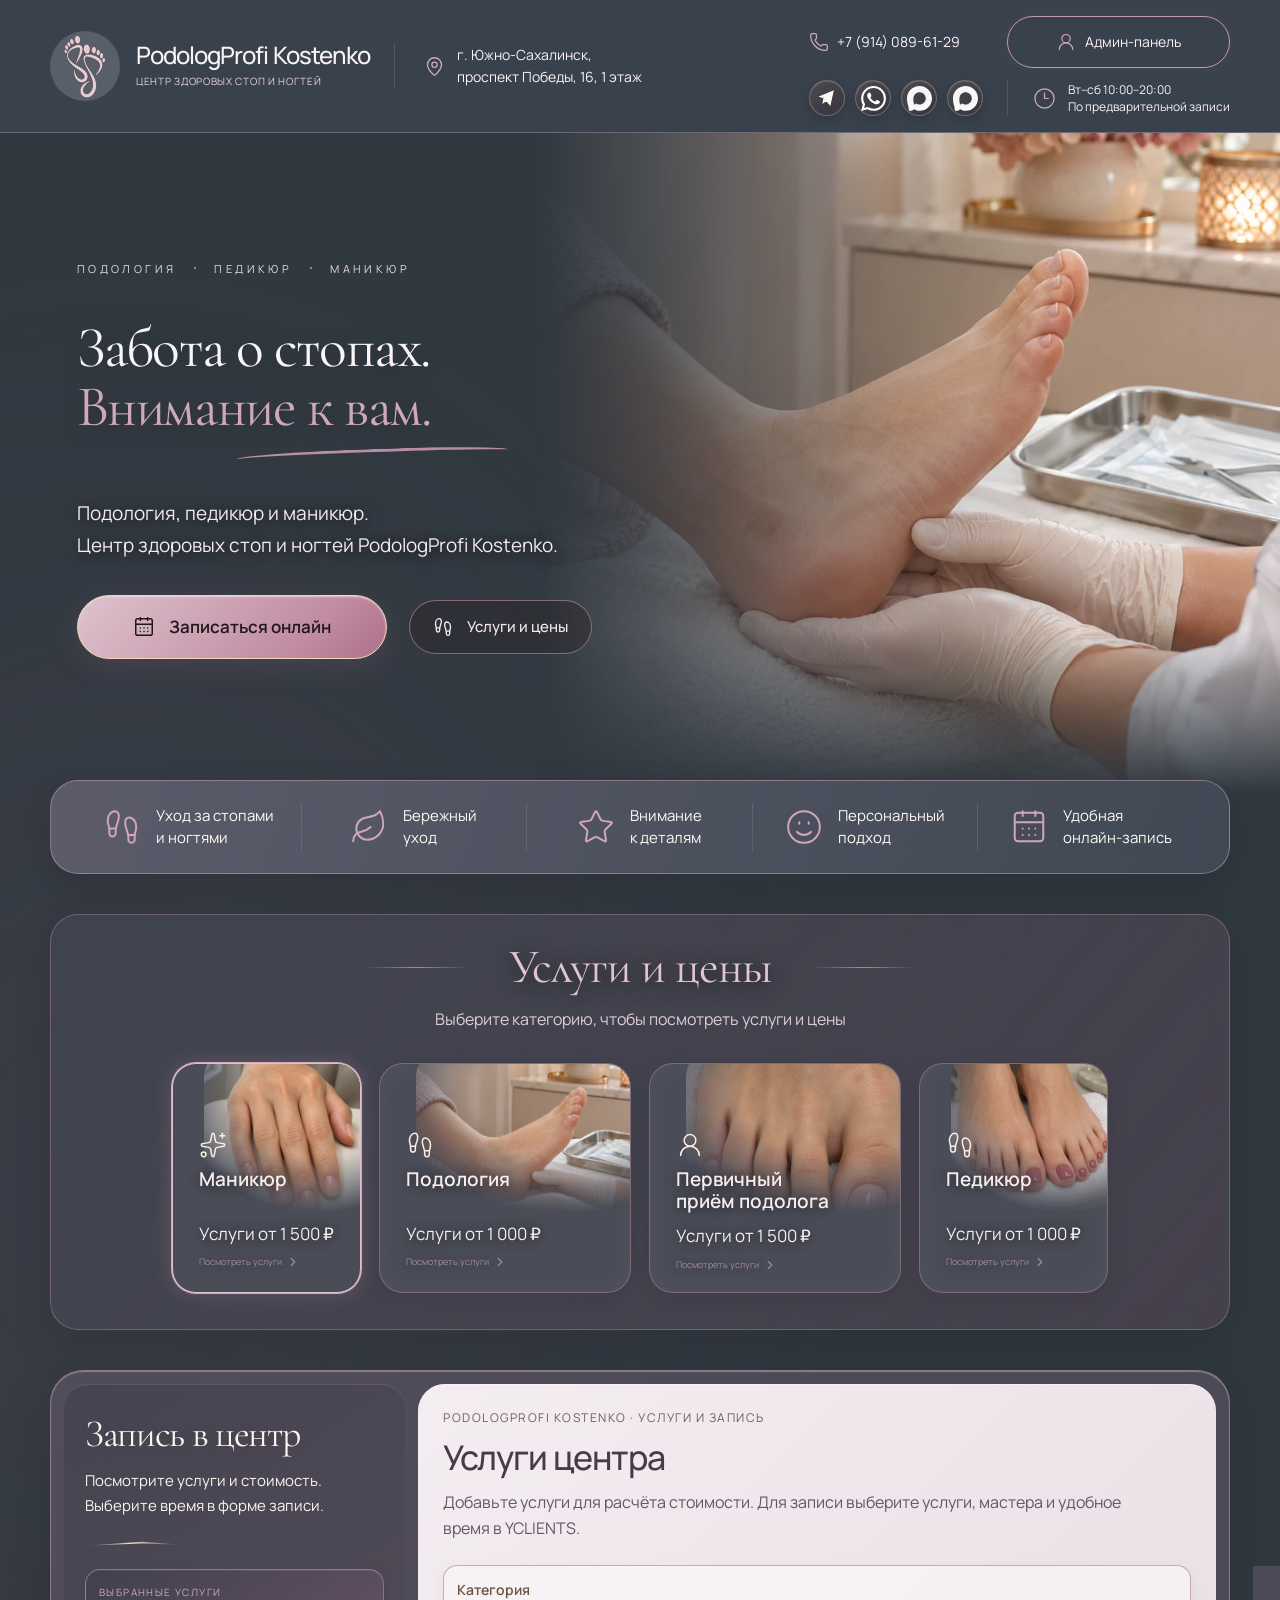
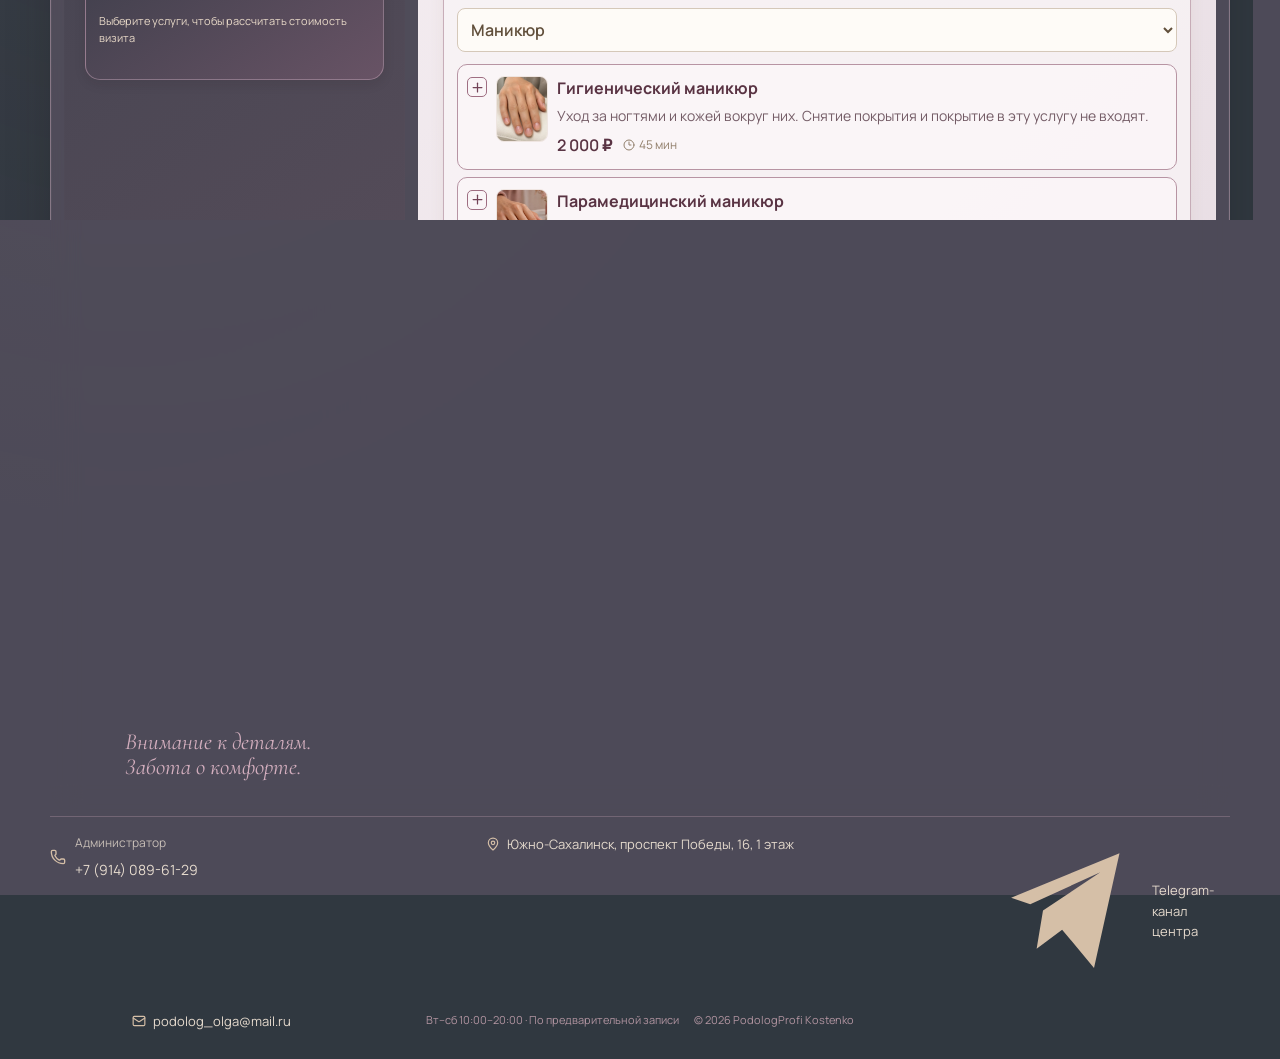
<file: index.html>
<!doctype html>
<html lang="ru">
  <head>
    <meta charset="UTF-8"/>
    <meta name="viewport" content="width=device-width, initial-scale=1.0"/>
    <meta name="site-root" content="./"/>
    <meta name="description" content="PodologProfi Kostenko — центр здоровых стоп и ногтей в Южно-Сахалинске. Подология, маникюр и педикюр. Проспект Победы, 16, 1 этаж. Услуги, цены и запись в YCLIENTS."/>
    <link rel="icon" href="./assets/source-logo-ekyriZz8.png"/>
    <title>PodologProfi Kostenko — центр здоровых стоп и ногтей</title>
    <script type="module" crossorigin src="./assets/index-CGjFObXt.js"></script>
    <link rel="stylesheet" crossorigin href="./assets/index-eg7Ul-jf.css">
  </head>
  <body>
    <div id="root"></div>
  </body>
</html>
</file>
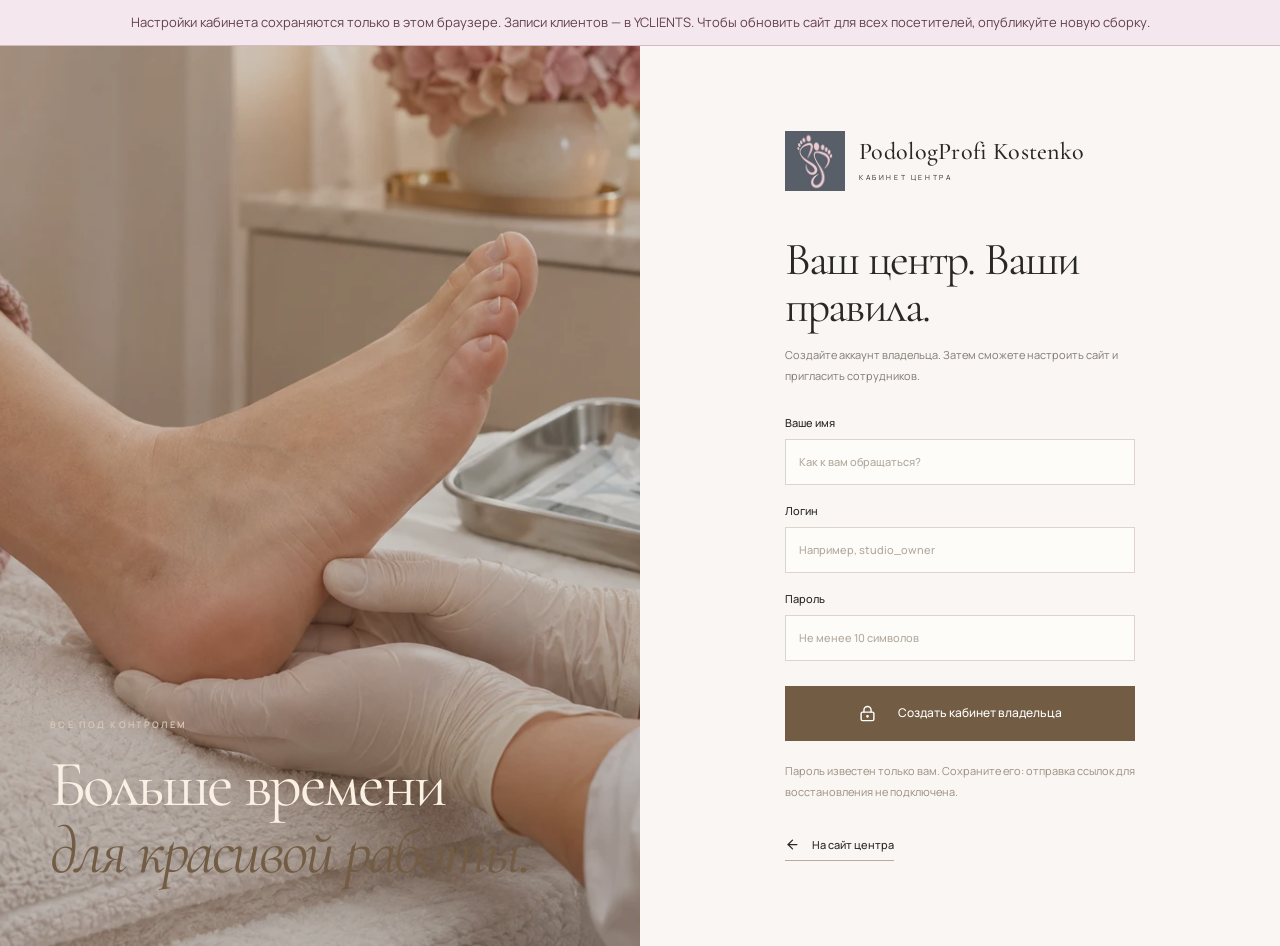
<file: admin/index.html>
<!doctype html>
<html lang="ru">
  <head>
    <base href="../"/>
    <meta charset="UTF-8"/>
    <meta name="viewport" content="width=device-width, initial-scale=1.0"/>
    <meta name="site-root" content="../"/>
    <meta name="description" content="PodologProfi Kostenko — центр здоровых стоп и ногтей в Южно-Сахалинске. Подология, маникюр и педикюр. Проспект Победы, 16, 1 этаж. Услуги, цены и запись в YCLIENTS."/>
    <link rel="icon" href="./assets/source-logo-ekyriZz8.png"/>
    <meta name="robots" content="noindex"/><title>Кабинет — PodologProfi Kostenko</title>
    <script type="module" crossorigin src="./assets/index-CGjFObXt.js"></script>
    <link rel="stylesheet" crossorigin href="./assets/index-eg7Ul-jf.css">
  </head>
  <body>
    <div id="root"></div>
  </body>
</html>
</file>
<file: assets/index-eg7Ul-jf.css>
@font-face{font-family:Cormorant Garamond;font-style:normal;font-weight:300 700;font-display:swap;src:url(../fonts/cormorant-garamond-cyrillic-wght-normal.woff2)format("woff2");unicode-range:U+400-52F,U+1C8?,U+2DE0-2DFF,U+A640-A69F}@font-face{font-family:Cormorant Garamond;font-style:italic;font-weight:300 700;font-display:swap;src:url(../fonts/cormorant-garamond-cyrillic-wght-italic.woff2)format("woff2");unicode-range:U+400-52F,U+1C8?,U+2DE0-2DFF,U+A640-A69F}@font-face{font-family:Cormorant Garamond;font-style:normal;font-weight:300 700;font-display:swap;src:url(../fonts/cormorant-garamond-latin-wght-normal.woff2)format("woff2");unicode-range:U+??,U+131,U+152-153,U+2BB-2BC,U+2C6,U+2DA,U+2DC,U+304,U+308,U+329,U+2000-206F,U+20A0-20CF,U+2113,U+2C60-2C7F,U+A720-A7FF}@font-face{font-family:Cormorant Garamond;font-style:italic;font-weight:300 700;font-display:swap;src:url(../fonts/cormorant-garamond-latin-wght-italic.woff2)format("woff2");unicode-range:U+??,U+131,U+152-153,U+2BB-2BC,U+2C6,U+2DA,U+2DC,U+304,U+308,U+329,U+2000-206F,U+20A0-20CF,U+2113,U+2C60-2C7F,U+A720-A7FF}@font-face{font-family:Manrope;font-style:normal;font-weight:200 800;font-display:swap;src:url(../fonts/manrope-cyrillic-wght-normal.woff2)format("woff2");unicode-range:U+400-52F,U+1C8?,U+2DE0-2DFF,U+A640-A69F}@font-face{font-family:Manrope;font-style:normal;font-weight:200 800;font-display:swap;src:url(../fonts/manrope-latin-wght-normal.woff2)format("woff2");unicode-range:U+??,U+131,U+152-153,U+2BB-2BC,U+2C6,U+2DA,U+2DC,U+304,U+308,U+329,U+2000-206F,U+20A0-20CF,U+2113,U+2C60-2C7F,U+A720-A7FF}:root{--cream:#f9f6f3;--paper:#fefdfb;--ink:#292826;--muted:#817a73;--line:#e5dfd9;--accent:#725c44;--serif:"Cormorant Garamond",Georgia,serif;--sans:Manrope,Arial,sans-serif}*{box-sizing:border-box}html{scroll-behavior:smooth;scroll-padding-top:30px}body{background:var(--cream);color:var(--ink);font-family:var(--sans);margin:0;font-size:14px;line-height:1.65}button,input,select,textarea{font:inherit}button,a{-webkit-tap-highlight-color:transparent}button{cursor:pointer;color:inherit}button:disabled{cursor:not-allowed;opacity:.4}a{color:inherit;text-decoration:none}button{background:0 0;border:0}img{object-fit:cover;max-width:100%;display:block}h1,h2,h3,h4,p{margin:0}h1,h2,h3{font-family:var(--serif);letter-spacing:-.04em;font-weight:400;line-height:1.03}h2{font-size:clamp(36px,4vw,56px)}h3{font-size:30px}em{color:var(--accent);font-weight:400}svg{flex-shrink:0}button:focus-visible,a:focus-visible{outline:2px solid var(--accent);outline-offset:4px}input:focus,textarea:focus,select:focus{outline-offset:1px;outline:2px solid #b3a08a}::selection{background:#dbd1c5}.wrap{width:calc(100% - 112px);max-width:1320px;margin:auto}.topline{letter-spacing:1.6px;color:#756c61;background:#ece7e1;justify-content:space-between;gap:20px;padding:9px 56px;font-size:9px;display:flex}.topline>span:last-child{letter-spacing:.25px;font-size:10px}.tiny-dot{vertical-align:middle;background:#8a7b6b;border-radius:50%;width:3px;height:3px;margin:0 10px;display:inline-block}.site-header{justify-content:space-between;align-items:center;gap:20px;height:104px;display:flex}.brand{align-items:center;gap:14px;display:flex}.brand>img{object-fit:contain;width:42px;height:48px}.brand strong{font-family:var(--serif);letter-spacing:4px;font-size:28px;font-weight:500;line-height:1}.brand small{letter-spacing:2.6px;margin-top:7px;font-size:7px;display:block}.monogram{font-family:var(--serif);color:var(--accent);border-bottom:1px solid;padding:0 5px;font-size:48px;line-height:1;position:relative}.monogram span{font-size:14px;position:absolute;top:2px;right:-6px}.site-header nav{gap:26px;font-size:11px;display:flex}.site-header nav a{padding:10px 0}.site-header nav a:hover{color:var(--accent)}.header-actions{align-items:center;gap:20px;display:flex}.header-phone{font-size:11px;font-weight:600}.admin-link{opacity:.65;display:flex}.btn{background:var(--accent);color:#fff;border:1px solid var(--accent);justify-content:center;align-items:center;gap:22px;min-height:52px;padding:18px 27px;font-size:12px;font-weight:500;line-height:1.4;transition:background .2s,transform .2s;display:inline-flex}.btn:hover:not(:disabled){background:#5a4834;transform:translateY(-1px)}.btn.small{gap:18px;min-height:43px;padding:13px 19px;font-size:11px}.btn.light{color:#4f473e;background:#f2eae2;border-color:#f2eae2}.btn.secondary{color:var(--accent);background:0 0}.btn.secondary:hover{background:#efeae5}.text-link{border-bottom:1px solid #b7ab9d;align-items:center;gap:12px;padding:6px 0;font-size:11px;font-weight:500;display:inline-flex}.text-link:hover{color:var(--accent)}.icon-btn{border:1px solid #0000;justify-content:center;align-items:center;padding:7px;display:inline-flex}.menu-btn{display:none}.hero{grid-template-columns:46% 54%;min-height:610px;display:grid}.hero-copy{padding:58px 28px 34px 0;position:relative}.eyebrow{letter-spacing:2.3px;color:var(--accent);align-items:center;gap:10px;font-size:9px;font-weight:600;line-height:1.4;display:flex}.line{background:var(--accent);width:26px;height:1px}.hero h1{letter-spacing:-.05em;max-width:650px;margin:29px 0 24px;font-size:clamp(60px,6.5vw,94px);line-height:.98}.hero h1 span:last-child{color:var(--accent);font-style:italic}.hero-copy>p{color:var(--muted);white-space:pre-line;font-size:13px;line-height:1.9}.hero-buttons{align-items:center;gap:28px;margin-top:34px;display:flex}.hero-note{color:#847b71;align-items:center;gap:14px;margin-top:44px;font-size:10px;line-height:1.8;display:flex}.hero-note strong{color:#696056;font-weight:500}.note-icon{color:#93816c;border:1px solid #d9cfc3;border-radius:50%;justify-content:center;align-items:center;width:45px;height:45px;display:flex}.hero-index{letter-spacing:1.7px;color:#a89e93;margin-top:35px;font-size:8px;display:block}.hero-visual{background:#867460;min-height:610px;position:relative;overflow:hidden}.hero-visual>img{object-position:54% center;width:100%;height:100%;position:absolute}.hero-visual:after{content:"";pointer-events:none;background:linear-gradient(#0000 55%,#16131055);position:absolute;inset:0}.photo-label{color:#f6ede3;letter-spacing:2.2px;z-index:1;font-size:7px;position:absolute;top:28px;left:28px}.photo-spark{color:#f1e3d3;font-family:Georgia;font-size:52px;font-weight:200;line-height:1;position:absolute;top:20px;right:30px}.photo-booking{z-index:1;text-align:left;-webkit-backdrop-filter:blur(12px);backdrop-filter:blur(12px);background:#f8f2ebeb;border:1px solid #ffffff65;align-items:center;gap:16px;padding:21px 22px;display:flex;position:absolute;bottom:30px;left:30px;right:30px}.photo-calendar{width:47px;height:47px;color:var(--accent);border:1px solid #d6cbbf;border-radius:50%;justify-content:center;align-items:center;display:flex}.photo-booking>span:nth-child(2){flex:1}.photo-booking small{color:#8d8071;letter-spacing:1.7px;font-size:7px;display:block}.photo-booking strong{font-family:var(--serif);margin:4px 0;font-size:26px;font-weight:500;line-height:1.2;display:block}.photo-booking span span{color:#7e7162;font-size:9px}.photo-booking>svg{color:var(--accent)}.benefits{border-bottom:1px solid var(--line);grid-template-columns:repeat(4,1fr);gap:18px;padding:31px 0;display:grid}.benefit{border-right:1px solid var(--line);align-items:center;gap:14px;padding-left:20px;display:flex}.benefit:first-child{padding-left:0}.benefit:last-child{border:0}.benefit>svg{color:#9a8874;stroke-width:1.2px;width:26px;height:26px}.benefit strong{font-size:10px;font-weight:600;display:block}.benefit small{color:var(--muted);margin-top:3px;font-size:9px;display:block}.section{padding-top:90px;padding-bottom:85px}.section-heading{justify-content:space-between;align-items:flex-end;gap:30px;margin-bottom:35px;display:flex}.section-heading h2{margin-top:15px}.section-heading>p{color:var(--muted);padding-bottom:3px;font-size:11px;line-height:1.9}.tabs{border-bottom:1px solid var(--line);gap:33px;margin-bottom:27px;display:flex;overflow:auto}.tabs button{white-space:nowrap;color:var(--muted);padding:13px 0;font-size:11px;position:relative}.tabs button.active{color:var(--accent);font-weight:600}.tabs button.active:after{content:"";background:var(--accent);height:2px;position:absolute;bottom:0;left:0;right:0}.service-grid{grid-template-columns:repeat(4,minmax(0,1fr));gap:20px;display:grid}.service-card{border:1px solid var(--line);background:var(--paper);transition:border .2s,transform .2s}.service-card:hover{border-color:#b6a796;transform:translateY(-3px)}.service-image{background:#e3d8cb;height:175px;position:relative;overflow:hidden}.service-image img{width:100%;height:100%;transition:transform .5s}.service-card:hover img{transform:scale(1.04)}.service-image-1 img,.service-image-6 img{object-position:50% 70%}.service-image-2 img{object-position:10% 50%}.service-image-4 img{object-position:80% 40%}.image-tag{color:var(--accent);letter-spacing:1.1px;background:#f8f3ede8;padding:6px 9px;font-size:6px;position:absolute;top:13px;left:12px}.service-content{padding:18px 19px 15px}.service-meta{color:#978a7c;justify-content:space-between;align-items:center;gap:8px;font-size:10px;display:flex}.service-meta span{color:#89827b;white-space:nowrap;align-items:center;gap:5px;display:flex}.service-content h3{letter-spacing:-.025em;min-height:52px;margin-top:13px;font-size:25px;line-height:1.05}.service-content p{color:var(--muted);min-height:52px;margin-top:10px;font-size:11px;line-height:1.9}.service-bottom{border-top:1px solid var(--line);justify-content:space-between;align-items:center;margin-top:18px;padding-top:13px;display:flex}.service-bottom strong{font-size:14px;font-weight:500}.round-arrow{width:32px;height:32px;color:var(--accent);border:1px solid #d5cbc0;border-radius:50%;justify-content:center;align-items:center;transition:background .2s;display:flex}.round-arrow:hover{color:#fff;background:var(--accent)}.section-foot{color:#897f73;justify-content:center;align-items:center;gap:8px;margin-top:27px;font-size:10px;display:flex}.booking-section{background:#ece7e1;padding:75px 0 35px;scroll-margin-top:10px}.booking-shell{background:var(--paper);border:1px solid #d6cec4;grid-template-columns:27% 73%;display:grid}.booking-summary{border-right:1px solid var(--line);background:#f2ece6;flex-direction:column;padding:31px 27px;display:flex}.booking-summary h3{margin:24px 0 30px;font-size:33px;line-height:1.08}.summary-services>div{border-bottom:1px solid #ded5cb;align-items:flex-start;gap:8px;padding:14px 0;font-size:10px;display:flex}.summary-services>div>span{flex:1}.summary-services strong{white-space:nowrap;font-size:10px;font-weight:500}.summary-services small{color:#948575;margin-top:4px;font-size:9px;display:block}.summary-services button{opacity:.5;padding:0}.add-service{text-align:left;color:var(--accent);align-items:center;gap:7px;padding:15px 0;font-size:9px;display:flex}.summary-total{border-top:1px solid #d4c8bb;margin:17px 0 20px;padding-top:18px}.summary-total>span{font-size:10px;display:block}.summary-total strong{font-size:30px;font-family:var(--serif);margin:2px 0 7px;font-weight:500;display:block}.summary-total small{color:#9d8f7f;font-size:8px;display:block}.summary-bottom{color:#a5937f;align-items:center;gap:15px;margin-top:auto;padding-top:35px;display:flex}.summary-bottom p{font-family:var(--serif);font-size:23px;font-style:italic;line-height:1.15}.booking-main{min-width:0;padding:27px 30px 31px}.steps{border-bottom:1px solid var(--line);justify-content:space-between;gap:20px;margin-bottom:27px;padding-bottom:21px;display:flex}.steps button{color:#a9a199;align-items:center;gap:9px;padding:0;font-size:9px;display:flex}.steps button>span{border:1px solid #d4ccc3;border-radius:50%;justify-content:center;align-items:center;width:24px;height:24px;font-size:8px;display:flex}.steps .current{color:var(--accent);font-weight:700}.steps .current>span{background:var(--accent);color:#fff;border-color:var(--accent)}.steps .done{color:#7c7f63}.steps .done>span{border-color:#babda8}.field-label{color:#b1a393;align-items:center;gap:9px;font-size:9px;display:flex}.field-label>span{color:var(--ink);font-size:11px;font-weight:600}.master-options{grid-template-columns:repeat(4,1fr);gap:8px;margin-top:12px;display:grid}.master-option{border:1px solid var(--line);text-align:left;align-items:center;gap:8px;min-width:0;padding:10px 8px;display:flex;position:relative}.master-option.selected{border-color:var(--accent);background:#f9f4ee}.avatar{width:30px;height:30px;font-family:var(--serif);color:#fff;object-fit:cover;border-radius:50%;flex-shrink:0;justify-content:center;align-items:center;font-size:21px;display:flex}.avatar.any{color:var(--accent);background:#ece4db}.master-option strong{font-size:10px;font-weight:600;display:block}.master-option small{color:#9d9184;margin-top:2px;font-size:7px;line-height:1.5;display:block}.master-option>svg{width:10px;position:absolute;top:3px;right:3px}.date-time{grid-template-columns:1fr 1fr;gap:27px;margin-top:28px;display:grid}.calendar{border-right:1px solid var(--line);padding-right:27px}.month-heading{justify-content:space-between;align-items:center;margin:19px 0 16px;display:flex}.month-heading strong{text-transform:capitalize;font-size:12px;font-weight:500}.month-heading>div{gap:0;display:flex}.month-heading .icon-btn{padding:3px}.weekdays,.calendar-dates{text-align:center;grid-template-columns:repeat(7,1fr);gap:4px;display:grid}.weekdays{color:#b1a99f;gap:4px;margin-bottom:10px;font-size:7px}.calendar-dates button{border:1px solid #0000;flex-direction:column;justify-content:center;align-items:center;gap:3px;height:34px;font-size:11px;display:flex;position:relative}.calendar-dates button i{background:#a79887;border-radius:50%;width:3px;height:3px;position:absolute;bottom:3px}.calendar-dates button:disabled{opacity:1;color:#c8bfb6}.calendar-dates .other-month{opacity:.5}.calendar-dates button.has-slots:hover{border-color:#c3b7a9}.calendar-dates button.chosen{background:var(--accent);color:#fff;border-color:var(--accent)}.calendar-dates button.chosen i{background:#fff}.calendar-legend{color:#95897c;flex-wrap:wrap;align-items:center;gap:5px;margin-top:18px;font-size:7px;display:flex}.calendar-legend>i{background:#a79887;border-radius:50%;width:4px;height:4px}.calendar-legend>span{margin-left:auto;font-size:6px}.chosen-date{color:var(--muted);text-transform:capitalize;margin:22px 0 14px;font-size:10px}.time-slots{grid-template-columns:repeat(3,1fr);gap:7px;max-height:235px;display:grid;overflow:auto}.time-slots button{border:1px solid var(--line);padding:8px 4px;font-size:12px;font-weight:500;transition:all .2s}.time-slots button:hover{border-color:#b3a08b}.time-slots .selected{color:#fff;border-color:var(--accent);background:var(--accent)}.time-hint{color:#9d9286;align-items:center;gap:8px;min-height:27px;margin:17px 0;font-size:8px;line-height:1.7;display:flex}.continue{justify-content:space-between;width:100%;min-height:43px;padding:12px;font-size:11px}.booking-footer{color:#988b7c;justify-content:center;align-items:center;gap:7px;padding-top:23px;font-size:8px;display:flex}.empty-times{text-align:center;color:#96897b;background:#f7f3ef;min-height:150px;padding:20px;font-size:10px}.empty-times>svg{margin:auto}.empty-times p{margin:10px 0}.empty-times .text-link{font-size:8px}.service-selection h3,.client-form h3{margin:12px 0;font-size:32px}.muted{color:var(--muted);font-size:11px;line-height:1.9}.select-service{text-align:left;border-bottom:1px solid var(--line);align-items:center;gap:12px;width:100%;padding:16px 0;display:flex}.select-service>span:nth-child(2){flex:1}.select-service strong{font-size:11px;font-weight:500;display:block}.select-service small{color:var(--muted);margin-top:4px;font-size:9px;display:block}.select-service b{white-space:nowrap;font-size:11px;font-weight:500}.checkbox{border:1px solid #d1c6ba;flex-shrink:0;justify-content:center;align-items:center;width:19px;height:19px;display:flex}.selected .checkbox{background:var(--accent);border-color:var(--accent);color:#fff}.service-selection>.btn{margin-top:20px}.client-form{padding:5px 8px 15px}.client-form>label{margin-top:20px}.form-row{grid-template-columns:1fr 1fr;gap:20px;margin-top:25px;display:grid}label{font-size:11px;font-weight:500;display:block}input:not([type=checkbox]):not([type=color]),textarea,select{width:100%;color:var(--ink);background:#fefcf9;border:1px solid #ddd4cb;border-radius:0;margin-top:7px;padding:12px 13px;font-size:12px;display:block}textarea{resize:vertical}input::placeholder,textarea::placeholder{color:#b2a89d;font-size:11px}input[type=checkbox]{accent-color:var(--accent);flex-shrink:0;width:16px;height:16px}.optional{color:#b2a89c;margin-left:8px;font-size:9px;font-weight:400}.consent{align-items:flex-start;gap:10px;font-size:9px;line-height:1.8;display:flex}.consent button{color:var(--accent);font:inherit;padding:0;text-decoration:underline}.client-form>.btn{width:100%;margin-top:20px}.form-small{color:var(--muted);text-align:center;margin-top:12px;font-size:9px}.demo-note{color:#ab967f;background:#f7f1ea;border-left:2px solid #bea78d;margin-top:15px;padding:8px 12px;font-size:9px}.form-error{color:#906432;background:#fdf8f2;border:1px solid #dccdbd;margin-top:15px;padding:12px 15px;font-size:11px}.form-error button{padding-left:10px;text-decoration:underline}.booking-success{text-align:center;padding:12px 10px 25px}.success-check{color:#897866;border:1px solid #a69684;border-radius:50%;justify-content:center;align-items:center;width:65px;height:65px;margin:0 auto 20px;display:flex}.booking-success .eyebrow{justify-content:center}.booking-success h3{margin:20px 0;font-size:39px}.booking-success p{color:var(--muted);font-size:12px;line-height:2}.booking-success>small{color:#9c8e7e;margin-top:14px;font-size:9px;display:block}.booking-success>.btn{width:fit-content;margin:25px auto 8px;display:flex}.booking-success>.text-link{margin:auto}.care-section{grid-template-columns:1fr 1fr;align-items:center;gap:90px;display:grid}.care-image{height:570px;position:relative}.care-image img{object-position:center 62%;width:100%;height:100%}.care-image>span{color:#faf0e4;letter-spacing:2px;font-size:8px;position:absolute;bottom:24px;left:24px}.care-copy h2{margin:22px 0 26px;font-size:50px}.care-copy>p{color:var(--muted);max-width:370px;margin-top:14px;font-size:12px;line-height:1.95}.care-details{margin:28px 0}.care-details>div{align-items:flex-start;gap:20px;margin-bottom:17px;display:flex}.care-details>div>span{color:#af9e8b;padding-top:3px;font-size:9px}.care-details h4{font-size:11px;font-weight:600}.care-details p{color:var(--muted);max-width:310px;margin-top:4px;font-size:9px;line-height:1.8}.team-section{padding-top:10px}.team-grid{grid-template-columns:repeat(3,1fr);gap:24px;display:grid}.team-card{border:1px solid var(--line);background:var(--paper)}.team-art{height:225px;position:relative;overflow:hidden}.team-art:after{content:"";pointer-events:none;background:linear-gradient(110deg,#fff2,#0000,#00000009);position:absolute;inset:0}.team-art>img{width:100%;height:100%}.team-initial{font-family:var(--serif);color:#fbf4ed6a;font-size:220px;line-height:1;position:absolute;bottom:-9px;left:32px}.team-flower{color:#ffffff70;position:absolute;top:35px;right:10px;transform:rotate(20deg)}.team-art-label{letter-spacing:2px;color:#fcf5ee;font-size:7px;position:absolute;top:23px;left:24px}.team-content{padding:25px 26px}.team-content>small{color:#9b8a78;font-size:8px}.team-content h3{margin:9px 0;font-size:37px}.team-content>p{color:var(--muted);min-height:40px;font-size:10px;line-height:1.9}.team-content .text-link{margin-top:15px;font-size:9px}.demo-caption{color:#aa9e91;text-align:center;margin-top:24px;font-size:8px}.contacts-section{color:#f5ede3;background:#51493f;padding:70px 0}.contacts-inner{grid-template-columns:1.3fr 1fr;align-items:center;gap:50px;display:grid}.contacts-inner .eyebrow{color:#d3c1ac}.contacts-inner h2{margin:20px 0 30px;font-size:58px}.contacts-inner em{color:#d7c7b6}.contact-info{border-left:1px solid #776c5f;padding-left:50px}.contact-info>div{align-items:flex-start;gap:18px;margin:28px 0;display:flex}.contact-info>div>svg{color:#cdbcaa;stroke-width:1.1px}.contact-info small{letter-spacing:1.8px;color:#bdab96;margin-bottom:6px;font-size:7px;display:block}.contact-info strong{font-size:12px;font-weight:400}.contact-info a{color:#cab8a4;align-items:center;gap:5px;margin-top:7px;font-size:9px;display:flex}.contact-info a>strong{color:#fbf2e8}.footer{color:#9d9183;justify-content:space-between;align-items:center;gap:20px;min-height:110px;font-size:8px;display:flex}.footer-brand{font-family:var(--serif);letter-spacing:3px;color:#685a4a;font-size:25px}.footer-brand span{font-family:var(--sans);letter-spacing:.3px;color:#9d9183;font-size:7px;display:block}.footer a:last-child{align-items:center;gap:5px;display:flex}.footer button{font:inherit;padding:0}.mobile-book{display:none}.modal-backdrop{z-index:100;-webkit-backdrop-filter:blur(5px);backdrop-filter:blur(5px);background:#19181688;justify-content:center;align-items:center;padding:25px;display:flex;position:fixed;inset:0}.modal{background:var(--paper);width:100%;max-width:600px;max-height:90vh;padding:45px;position:relative;overflow:auto}.modal h2{margin:20px 0;font-size:39px}.modal-close{position:absolute;top:16px;right:16px}.privacy-text{white-space:pre-wrap;margin-bottom:20px;font-size:12px;line-height:1.9}.modal>.btn{margin-top:25px}.spin{animation:1.4s linear infinite spin}@keyframes spin{to{transform:rotate(360deg)}}.admin-shell{grid-template-columns:235px 1fr;min-height:100vh;display:grid}.admin-sidebar{background:#eee8e1;border-right:1px solid #ded5ca;flex-direction:column;height:100vh;padding:32px 23px;display:flex;position:sticky;top:0}.admin-sidebar .brand strong{font-size:24px}.admin-sidebar .brand small{font-size:6px}.workspace-label{letter-spacing:2px;color:#9c8d7c;margin:32px 0 15px;font-size:8px}.admin-nav{flex-direction:column;gap:6px;display:flex}.admin-nav button{text-align:left;color:#8e8071;align-items:center;gap:12px;padding:13px 15px;font-size:11px;display:flex}.admin-nav button.active{color:var(--accent);border-left:2px solid var(--accent);background:#fdfaf6}.admin-nav button svg{stroke-width:1.3px;width:17px}.admin-user{border-top:1px solid #d9cec1;margin-top:auto;padding-top:25px;font-size:10px}.admin-user strong{color:#736453;display:block}.admin-user small{color:#a5937f;font-size:8px}.admin-user button{align-items:center;gap:8px;padding:15px 0 0;font-size:10px;display:flex}.admin-main{width:100%;min-width:0;max-width:1550px;padding:37px 45px}.admin-top{justify-content:space-between;align-items:center;gap:20px;margin-bottom:32px;display:flex}.admin-top h1{margin-top:10px;font-size:47px}.admin-top .btn{min-height:43px;padding:12px 20px;font-size:10px}.admin-banner{color:#9a846c;background:#f4eee7;border:1px solid #d9cbbb;align-items:center;gap:9px;margin-bottom:24px;padding:11px 15px;font-size:10px;display:flex}.admin-stats{grid-template-columns:repeat(3,1fr);gap:16px;margin-bottom:28px;display:grid}.stat{border:1px solid var(--line);background:var(--paper);padding:20px 24px}.stat small{color:#958676;font-size:9px}.stat strong{font-family:var(--serif);margin:4px 0;font-size:40px;font-weight:500;line-height:1.3;display:block}.stat>span{color:#a89c8f;font-size:9px}.admin-toolbar{flex-wrap:wrap;justify-content:space-between;align-items:center;gap:12px;margin-bottom:20px;display:flex}.range-picker{align-items:center;gap:10px;font-size:10px;display:flex}.range-picker input{width:auto!important;margin:0!important;padding:8px!important;font-size:10px!important}.toolbar-filters{align-items:center;gap:10px;display:flex}.toolbar-filters select,.toolbar-filters input{max-width:180px;margin:0!important;padding:8px!important;font-size:10px!important}.booking-list{background:var(--paper);border:1px solid var(--line)}.day-group>h3{font-family:var(--sans);letter-spacing:0;border-bottom:1px solid var(--line);text-transform:capitalize;background:#f2ede7;padding:16px 22px;font-size:11px;font-weight:500}.booking-row{border-bottom:1px solid var(--line);grid-template-columns:80px 1.4fr 1.2fr .8fr;align-items:start;gap:20px;padding:22px;font-size:10px;display:grid}.booking-row:last-child{border-bottom:0}.booking-row .visit-time strong{font-size:15px;font-weight:500;display:block}.visit-time small{color:var(--muted);font-size:8px}.booking-row h4{margin-bottom:6px;font-size:12px;font-weight:600}.booking-row p{color:var(--muted);font-size:10px}.booking-row .visit-note{color:#a89580;margin-top:9px;font-size:9px}.booking-row a{color:var(--accent);margin:5px 0;font-size:10px;display:block}.visit-actions{gap:6px;margin-top:10px;display:flex}.visit-actions button{border:1px solid var(--line);padding:4px 7px;font-size:8px}.visit-actions .cancel{color:#9a7a57}.status{white-space:nowrap;padding:4px 8px;font-size:8px;display:inline-block}.status.confirmed{color:#6b7654;background:#edeedd}.status.cancelled{color:#9e8d7a;background:#f2ece6}.status.completed{color:#7f7f78;background:#e8e8e6}.empty-state{text-align:center;background:var(--paper);border:1px solid var(--line);padding:70px 25px}.empty-state svg{color:#b5a490;stroke-width:1px;margin:auto auto 15px}.empty-state h3{font-size:32px}.empty-state p{color:var(--muted);margin:12px 0;font-size:11px}.admin-notice{color:#78825f;background:#eef1e5;border:1px solid #d6ddc6;justify-content:space-between;align-items:center;margin-bottom:20px;padding:12px 17px;font-size:11px;display:flex}.edit-card{border:1px solid var(--line);background:var(--paper);margin-bottom:15px}.edit-card summary{cursor:pointer;justify-content:space-between;align-items:center;gap:15px;padding:20px 24px;font-size:12px;list-style:none;display:flex}.edit-card summary::-webkit-details-marker{display:none}.edit-card summary small{color:var(--muted);font-size:9px;display:block}.edit-card summary>svg{color:#a5927d;width:16px}.edit-card[open] summary{border-bottom:1px solid var(--line)}.edit-fields{padding:24px}.edit-fields .form-row{margin:0 0 20px}.edit-fields label{font-size:10px}.edit-fields input,.edit-fields textarea,.edit-fields select{font-size:11px}.edit-fields>.form-row:last-child{margin-bottom:0}.edit-fields>label{margin-bottom:20px}.check-label{flex-wrap:wrap;align-items:center;gap:9px;line-height:1.6;display:flex}.check-group{flex-wrap:wrap;gap:12px 18px;margin-top:8px;display:flex}.form-help{color:#9d8e7e;margin-top:8px;font-size:9px;line-height:1.9}.image-field{border:1px dashed #cdbeae;grid-template-columns:65px 1fr;align-items:center;gap:15px;margin-top:8px;padding:14px;display:grid}.image-field>img{object-fit:cover;background:#ede7e0;width:65px;height:65px}.image-field input{margin:0 0 7px!important}.upload-label{cursor:pointer;color:var(--accent);align-items:center;gap:6px;text-decoration:underline;font-size:9px!important;display:inline-flex!important}.upload-label input{display:none!important}.admin-panel{border:1px solid var(--line);background:var(--paper);padding:28px}.admin-panel>h3{margin-bottom:10px;font-size:32px}.admin-panel>.muted{margin-bottom:25px}.admin-panel label{margin-bottom:18px}.admin-panel .check-label{margin:0}.admin-panel .form-row{margin-top:0}.account-row{border-bottom:1px solid var(--line);justify-content:space-between;align-items:center;padding:16px 0;font-size:12px;display:flex}.account-row small{color:var(--muted);font-size:9px;display:block}.account-row button{color:var(--accent);font-size:9px}.admin-section-title{margin:35px 0 20px;font-size:32px}.auth-page{grid-template-columns:1fr 1fr;min-height:100vh;display:grid}.auth-visual{background:#52473a;position:relative;overflow:hidden}.auth-visual>img{opacity:.75;width:100%;height:100%;position:absolute}.auth-visual>div{color:#faf0e4;position:absolute;bottom:60px;left:50px;right:50px}.auth-visual .eyebrow{color:#dbc8b3}.auth-visual h2{margin-top:20px;font-size:65px}.auth-form-wrap{justify-content:center;align-items:center;padding:50px;display:flex}.auth-form{width:100%;max-width:350px}.auth-form .brand{margin-bottom:45px}.auth-form h1{margin-bottom:15px;font-size:46px}.auth-form .muted{margin-bottom:27px}.auth-form label{margin-bottom:17px}.auth-form .btn{width:100%;margin-top:8px}.auth-form>.text-link{margin-top:27px}.auth-form .form-help{margin-top:20px}.admin-bottom-hint{color:#a59482;margin-top:20px;font-size:9px}.danger-dialog .btn{margin:20px 10px 0 0}.password-form{max-width:450px}.password-form label{margin:15px 0}.admin-loading{color:#9c8d7d;justify-content:center;align-items:center;gap:15px;min-height:80vh;font-size:12px;display:flex}@media (width>=1500px){.hero,.hero-visual{min-height:680px}.hero-copy{padding-top:75px}.hero h1{font-size:103px}.hero-note{margin-top:60px}.hero-index{margin-top:45px}.service-image{height:200px}}@media (width<=1200px){.wrap{width:calc(100% - 70px)}.topline{padding-inline:35px}.site-header nav{gap:18px}.header-phone{display:none}.header-actions{gap:16px}.hero,.hero-visual{min-height:545px}.hero-copy{padding-top:48px}.hero h1{font-size:74px}.hero-buttons{gap:20px}.hero-buttons .btn{padding:16px 20px}.hero-note{margin-top:32px}.hero-index{margin-top:30px}.benefit{gap:10px;padding-left:10px}.benefit strong{font-size:9px}.benefit small{font-size:8px}.service-grid{gap:15px}.service-content{padding:15px}.service-content h3{font-size:23px}.service-meta{font-size:7px}.booking-summary{padding:26px 20px}.booking-main{padding:25px}.master-options{grid-template-columns:repeat(2,1fr)}.master-option{padding:9px}.master-option small{font-size:8px}.master-option strong{font-size:10px}.date-time{gap:18px}.calendar{padding-right:18px}.booking-summary h3{font-size:30px}.care-section{gap:55px}.care-copy h2{font-size:44px}.care-image{height:530px}.team-content{padding:22px}.admin-shell{grid-template-columns:210px 1fr}.admin-main{padding:30px}.admin-sidebar{padding:28px 17px}.booking-row{grid-template-columns:65px 1.2fr 1fr .8fr;gap:12px}}@media (width<=960px){.wrap{width:calc(100% - 48px)}.topline{padding-inline:24px}.site-header{height:89px}.brand strong{font-size:25px}.brand small{font-size:6px}.monogram{font-size:43px}.site-header nav{gap:15px;font-size:10px}.header-actions{gap:13px}.hero{grid-template-columns:47% 53%}.hero h1{font-size:64px}.hero-copy{padding-top:40px}.hero-copy .eyebrow{letter-spacing:1.5px;font-size:7px}.hero-visual{min-height:500px}.hero-buttons{flex-direction:column;align-items:flex-start;gap:10px;margin-top:25px}.hero-copy>p{font-size:11px}.hero-note{margin-top:25px;font-size:9px}.hero-index{margin-top:23px;font-size:6px}.photo-booking{gap:12px;padding:15px 16px;bottom:20px;left:20px;right:20px}.photo-booking strong{font-size:23px}.photo-booking>svg{width:18px}.photo-booking span span{font-size:8px}.photo-calendar{width:37px;height:37px}.photo-booking small{font-size:6px}.benefits{gap:13px;padding:26px 0}.benefit{gap:9px}.benefit>svg{width:21px;height:21px}.benefit strong{font-size:8px}.benefit small{font-size:7px}.service-grid{grid-template-columns:repeat(2,minmax(0,1fr));gap:20px}.service-image{height:205px}.service-content{padding:19px}.service-content h3{min-height:30px;font-size:28px}.service-content p{min-height:36px}.service-meta{font-size:9px}.section{padding-top:65px;padding-bottom:65px}.section-heading>p{font-size:10px}.booking-section{padding-top:60px}.booking-shell{grid-template-columns:1fr}.booking-summary{border-right:0;border-bottom:1px solid var(--line);grid-template-columns:1fr auto;column-gap:25px;padding:20px 25px;display:grid}.booking-summary>.eyebrow,.booking-summary h3,.summary-bottom{display:none}.summary-services{grid-area:1/1/3}.summary-services>div{border-bottom:0;max-width:390px;padding:7px 0}.add-service{grid-area:3/1;padding:8px 0 0}.summary-total{border:0;border-left:1px solid #d7cabb;grid-area:1/2/4;align-self:center;margin:0;padding:0 0 0 25px}.summary-total strong{font-size:28px}.summary-total small{font-size:7px}.master-options{grid-template-columns:repeat(4,1fr)}.master-option small{font-size:7px}.master-option strong{font-size:9px}.booking-main{padding:25px 30px}.date-time{gap:30px}.calendar{padding-right:30px}.calendar-dates button{height:36px}.calendar-legend>span{font-size:7px}.care-section{gap:35px}.care-image{height:490px}.care-copy h2{font-size:39px}.care-copy>p{font-size:10px}.care-details{margin:23px 0}.care-details>div{gap:15px;margin-bottom:13px}.care-details p{font-size:8px}.care-details h4{font-size:10px}.team-art{height:190px}.team-initial{font-size:190px;left:18px}.team-flower{width:130px;right:-15px}.team-content{padding:18px}.team-content h3{font-size:33px}.team-content>p{font-size:9px}.team-content>.text-link{font-size:8px}.contacts-inner h2{font-size:47px}.contact-info{padding-left:30px}.contact-info strong{font-size:11px}.footer{gap:15px;font-size:7px}.admin-shell{grid-template-columns:180px 1fr}.admin-sidebar{padding:25px 14px}.admin-sidebar .brand strong{letter-spacing:2px;font-size:19px}.admin-sidebar .monogram{font-size:34px}.admin-sidebar .brand small{letter-spacing:1px;font-size:5px}.admin-nav button{gap:9px;padding:11px 9px;font-size:10px}.admin-main{padding:27px 25px}.admin-top h1{font-size:39px}.admin-stats{gap:12px}.stat{padding:15px 17px}.stat strong{font-size:33px}.stat small,.stat>span{font-size:8px}.booking-row{grid-template-columns:55px 1fr 1fr}.booking-row>div:last-child{grid-column:2/4;justify-content:space-between;align-items:center;gap:10px;display:flex}.visit-actions{margin:0}.auth-visual h2{font-size:50px}.auth-visual>div{bottom:40px;left:30px}.auth-form-wrap{padding:35px}}@media (width<=720px){.wrap{width:calc(100% - 36px)}.topline{letter-spacing:1.2px;justify-content:center;padding:8px 18px;font-size:7px}.topline>span:last-child{display:none}.site-header{gap:12px;height:85px;position:relative}.brand{gap:10px}.brand strong{letter-spacing:3px;font-size:25px}.monogram{font-size:39px}.brand small{letter-spacing:2px;font-size:5.5px}.header-actions{gap:12px}.header-actions .btn{display:none}.admin-link{opacity:.45}.menu-btn{padding:4px;display:flex}.site-header nav{background:var(--cream);z-index:10;padding:20px 25px;display:none;position:absolute;top:84px;left:-18px;right:-18px;box-shadow:0 15px 20px #27242115}.site-header nav.mobile-open{flex-direction:column;gap:8px;font-size:13px;display:flex}.hero{flex-direction:column;min-height:0;display:flex}.hero-copy{padding:28px 5px 34px}.hero-copy .eyebrow{letter-spacing:1.7px;font-size:8px}.hero h1{margin:23px 0 20px;font-size:clamp(59px,13vw,84px);line-height:.98}.hero-copy>p{font-size:12px;line-height:1.9}.hero-buttons{flex-direction:row;align-items:center;gap:25px;margin-top:28px}.hero-buttons .btn{gap:20px;padding:16px 21px;font-size:11px}.hero-buttons .text-link{font-size:10px}.hero-note{gap:12px;margin-top:26px;font-size:9px}.note-icon{width:36px;height:36px}.hero-index{display:none}.hero-visual{min-height:400px}.hero-visual>img{object-position:56% 45%}.photo-label{font-size:6px;top:20px;left:20px}.photo-spark{font-size:40px;top:15px;right:20px}.photo-booking{gap:13px;padding:16px;bottom:18px;left:18px;right:18px}.photo-booking strong{font-size:24px}.photo-booking span span{font-size:8px}.photo-booking small{font-size:6px}.benefits{grid-template-columns:1fr 1fr;gap:23px 15px;padding:28px 5px}.benefit,.benefit:first-child{border:0;gap:11px;padding:0}.benefit>svg{width:24px;height:24px}.benefit strong{font-size:9px}.benefit small{font-size:8px}.section{padding-top:55px;padding-bottom:50px}.section-heading{margin-bottom:25px;display:block}.section-heading .eyebrow{letter-spacing:1.8px;font-size:8px}.section-heading h2{margin-top:13px;font-size:39px;line-height:1.05}.section-heading>p{margin-top:17px;font-size:10px}.section-heading>p br{display:none}.tabs{gap:24px;margin-bottom:20px}.tabs button{padding:10px 0;font-size:10px}.service-grid{gap:12px}.service-image{height:160px}.service-content{padding:14px 13px 12px}.service-meta{font-size:7px;display:block}.service-meta span{margin-top:5px;font-size:7px}.service-meta span svg{width:10px}.service-content h3{min-height:51px;margin-top:9px;font-size:25px;line-height:1.03}.service-content p{min-height:90px;margin-top:10px;font-size:10px;line-height:1.9}.service-bottom{margin-top:13px;padding-top:11px}.service-bottom strong{font-size:12px}.round-arrow{width:28px;height:28px}.round-arrow svg{width:17px}.image-tag{letter-spacing:.7px;padding:5px 6px;font-size:5px;top:8px;left:8px}.section-foot{margin-top:20px;font-size:8px;line-height:1.8}.booking-section{padding:48px 0 22px}.booking-summary{column-gap:12px;padding:17px 19px}.summary-services>div{gap:5px;font-size:9px}.summary-services strong{font-size:9px}.summary-services small{font-size:8px}.summary-total{padding-left:14px}.summary-total>span{font-size:8px}.summary-total strong{font-size:26px}.summary-total small{max-width:110px;font-size:6px;line-height:1.8}.add-service{font-size:8px;line-height:1.6}.add-service svg{width:13px}.booking-main{padding:20px 19px}.steps{gap:12px;margin-bottom:22px;padding-bottom:18px}.steps button{text-align:left;gap:6px;font-size:8px;line-height:1.4}.steps button>span{flex-shrink:0;width:22px;height:22px;font-size:7px}.field-label{gap:7px;font-size:8px}.field-label>span{font-size:11px}.master-options{grid-template-columns:1fr 1fr;gap:7px}.master-option{gap:8px;padding:10px 8px}.master-option strong{font-size:9px}.master-option small{font-size:7px}.date-time{grid-template-columns:1fr;gap:25px;margin-top:25px}.calendar{border-right:0;border-bottom:1px solid var(--line);padding:0 0 20px}.month-heading{margin-top:15px;margin-bottom:18px}.month-heading strong{font-size:13px}.weekdays{font-size:8px}.calendar-dates{gap:5px}.calendar-dates button{height:38px;font-size:12px}.calendar-dates button i{bottom:4px}.calendar-legend{margin-top:17px;font-size:8px}.calendar-legend>span{font-size:7px}.chosen-date{margin-top:15px;font-size:11px}.time-slots{grid-template-columns:repeat(4,1fr);gap:7px;max-height:220px}.time-slots button{padding:9px 4px;font-size:12px}.time-hint{margin:15px 0;font-size:9px}.continue{min-height:48px;padding:14px 18px;font-size:12px}.booking-footer{text-align:center;align-items:flex-start;padding-top:17px;font-size:7px;line-height:1.9}.booking-footer>svg{width:12px;margin-top:2px}.client-form{padding:0}.client-form h3,.service-selection h3{font-size:29px;line-height:1.1}.client-form .form-row{grid-template-columns:1fr;gap:18px;margin-top:22px}.client-form>.text-link{font-size:9px}.client-form .consent{font-size:8px}.select-service{gap:10px}.select-service strong{font-size:10px}.select-service small{font-size:8px}.select-service b{font-size:10px}.service-selection>.btn{padding:15px;font-size:10px}.booking-success{padding:5px 0 15px}.booking-success h3{font-size:32px}.booking-success p{font-size:10px}.booking-success>.btn{padding:16px;font-size:10px}.booking-success>.text-link{font-size:9px}.care-section{grid-template-columns:1fr;gap:30px}.care-image{max-width:100%;height:390px}.care-image img{object-position:50% 65%}.care-copy h2{margin:18px 0 23px;font-size:43px;line-height:1.03}.care-copy>p{max-width:100%;font-size:12px}.care-details p{max-width:100%;font-size:9px}.care-details h4{font-size:11px}.care-details>div{margin-bottom:18px}.team-section{padding-top:8px}.team-grid{grid-template-columns:1fr;gap:18px}.team-card{grid-template-columns:37% 63%;display:grid}.team-art{height:100%;min-height:210px}.team-initial{font-size:170px;bottom:-3px;left:10px}.team-art-label{letter-spacing:1px;font-size:5px;top:17px;left:13px}.team-flower{width:120px;top:25px;right:-45px}.team-content{padding:23px 20px}.team-content>small{font-size:7px}.team-content h3{font-size:34px}.team-content>p{min-height:0;font-size:9px}.team-content .text-link{margin-top:14px;font-size:8px}.demo-caption{font-size:7px;line-height:1.9}.contacts-section{padding:45px 0}.contacts-inner{grid-template-columns:1fr;gap:28px}.contacts-inner h2{margin:18px 0 25px;font-size:45px}.contacts-inner .btn{padding:16px 22px;font-size:11px}.contact-info{border-top:1px solid #72675a;border-left:0;grid-template-columns:1fr 1fr;gap:20px 13px;padding:12px 0 0;display:grid}.contact-info>div{gap:10px;margin:12px 0 0}.contact-info>div>svg{width:17px}.contact-info small{letter-spacing:1.2px;font-size:6px}.contact-info strong{font-size:10px;line-height:1.7;display:block}.contact-info a{margin-top:6px;font-size:8px}.footer{grid-template-columns:1fr 1fr;gap:17px;min-height:150px;padding-block:25px 85px;font-size:7px;display:grid}.footer-brand{font-size:25px}.footer>span{text-align:right}.footer a:last-child{justify-content:flex-end}.footer>button{text-align:left;font-size:8px}.mobile-book{z-index:20;justify-content:space-between;min-height:50px;padding:16px 22px;font-size:12px;display:flex;position:fixed;bottom:14px;left:18px;right:18px;box-shadow:0 5px 25px #3d362d25}.modal-backdrop{padding:15px}.modal{padding:36px 25px}.modal h2{font-size:32px}.privacy-text{font-size:11px}.admin-shell{flex-direction:column;display:flex}.admin-sidebar{border-right:0;border-bottom:1px solid var(--line);height:auto;padding:17px 18px 0;display:block;position:relative;top:auto}.admin-sidebar>.brand{display:inline-flex}.admin-sidebar .brand strong{font-size:23px}.admin-sidebar .brand small{font-size:5px}.admin-sidebar .monogram{font-size:33px}.workspace-label{display:none}.admin-nav{flex-direction:row;gap:0;margin-top:17px;overflow:auto}.admin-nav button{white-space:nowrap;gap:7px;padding:12px 13px;font-size:9px}.admin-nav button.active{border-left:0;border-bottom:2px solid var(--accent);background:0 0}.admin-nav button svg{width:14px}.admin-user{text-align:right;border:0;margin:0;padding:0;font-size:9px;position:absolute;top:14px;right:18px}.admin-user small{font-size:7px}.admin-user button{justify-content:flex-end;gap:4px;width:100%;padding-top:4px;font-size:8px}.admin-user button svg{width:12px}.admin-main{padding:25px 18px 45px}.admin-top{gap:15px;margin-bottom:23px}.admin-top h1{margin-top:8px;font-size:37px}.admin-top .eyebrow{letter-spacing:1.5px;font-size:7px}.admin-top .btn{gap:8px;padding:11px 13px;font-size:9px}.admin-banner{align-items:flex-start;padding:10px 12px;font-size:9px;line-height:1.8}.admin-banner svg{width:14px;margin-top:2px}.admin-stats{gap:8px;margin-bottom:22px}.stat{padding:13px 11px}.stat strong{white-space:nowrap;font-size:28px;line-height:1.2}.stat small{font-size:7px;line-height:1.5;display:block}.stat>span{font-size:6px;line-height:1.5;display:block}.admin-toolbar{gap:13px}.range-picker{justify-content:space-between;gap:5px;width:100%;font-size:8px}.range-picker input{padding:7px 5px!important;font-size:9px!important}.range-picker .icon-btn{padding:3px}.toolbar-filters{gap:7px;width:100%}.toolbar-filters input,.toolbar-filters select{min-width:0;max-width:none;font-size:9px!important}.day-group>h3{padding:13px 15px;font-size:10px}.booking-row{grid-template-columns:45px 1fr;gap:14px;padding:18px 14px}.booking-row>div:nth-child(3){grid-column:2}.booking-row>div:last-child{grid-column:2;display:block}.booking-row h4{font-size:11px}.booking-row p{font-size:9px}.booking-row .visit-time strong{font-size:13px}.booking-row .visit-time small{font-size:7px}.visit-actions{margin-top:9px}.visit-actions button{padding:5px 8px;font-size:8px}.edit-fields{padding:18px}.edit-fields .form-row{gap:14px}.edit-fields label{font-size:9px}.edit-fields input,.edit-fields select,.edit-fields textarea{padding:10px!important;font-size:10px!important}.edit-card summary{padding:16px 18px;font-size:11px}.edit-card summary small{font-size:8px}.image-field{grid-template-columns:45px 1fr;gap:10px;padding:10px}.image-field>img{width:45px;height:45px}.form-help{font-size:8px}.check-group{gap:10px 12px}.check-group label{font-size:8px}.admin-panel{padding:22px 18px}.admin-panel>h3{font-size:29px}.admin-panel .form-row{gap:13px}.auth-page{display:block}.auth-visual{display:none}.auth-form-wrap{min-height:100vh;padding:35px 30px}.auth-form h1{font-size:43px}.auth-form .brand{margin-bottom:45px}.auth-form .muted,.auth-form label{font-size:11px}.admin-notice{font-size:10px}.empty-state{padding:45px 20px}.empty-state h3{font-size:29px}}@media (prefers-reduced-motion:reduce){html{scroll-behavior:auto}*,:before,:after{transition:none!important;animation-duration:.01ms!important}}.image-placeholder{color:#b09f8d;background:#f0e9e2;justify-content:center;align-items:center;width:65px;height:65px;display:flex}input[type=color]{background:#fefcf9;border:1px solid #ddd4cb;width:100%;height:43px;margin-top:7px;padding:5px;display:block}.studio-landing{--nl-pink:#ead8c3;--nl-rose:#9b8062;--nl-accent:#81603b;--nl-ivory:#fcf7f2;--nl-serif:"Cormorant Garamond", Georgia, serif;isolation:isolate;min-height:100vh;color:var(--nl-ivory);background:#292724;font-family:Manrope,Arial,sans-serif;font-size:14px;line-height:1.55;position:relative;overflow:clip}.nl-backdrop{z-index:-2;pointer-events:none;height:1540px;position:absolute;inset:0 0 auto}.nl-backdrop:after{content:"";background:linear-gradient(90deg,#21201e51 0%,#0000 66%),linear-gradient(#18171613 0%,#2c2a270a 33%,#2c2a2755 54%,#2c2a2720 80%,#292724 100%);position:absolute;inset:0}.nl-content,.nl-header,.nl-footer{position:relative}.nl-wrap{width:calc(100% - 100px);max-width:1320px;margin-inline:auto}.studio-landing button{-webkit-tap-highlight-color:transparent}.studio-landing button:focus-visible,.studio-landing a:focus-visible{outline-offset:4px;outline:2px solid #eed8c0}.studio-landing button:disabled{opacity:.42}.nl-header{-webkit-backdrop-filter:blur(14px);backdrop-filter:blur(14px);background:#1a1918d9;border-bottom:1px solid #d1c2b213}.nl-header-inner{justify-content:space-between;align-items:center;gap:24px;width:calc(100% - 76px);max-width:1420px;min-height:80px;margin:auto;display:flex}.nl-brand{flex-shrink:0;align-items:center;gap:15px;display:flex}.nl-brand>svg{stroke:#d9c3aa;stroke-width:1.5px;width:62px;height:48px}.nl-brand>img{object-fit:contain;width:62px;height:48px}.nl-brand strong{font-family:var(--nl-serif);letter-spacing:2.4px;font-size:31px;font-weight:500;line-height:1;display:block}.nl-brand small{letter-spacing:3.6px;color:#f0e8de;margin-top:7px;font-size:8px;display:block}.nl-header-address,.nl-header-phone,.nl-header-hours{align-items:center;gap:12px;font-size:11px;line-height:1.6;display:flex}.nl-header-address{border-left:1px solid #d1c2b238;padding-left:29px}.nl-header-address>svg,.nl-header-phone>svg{color:#decab4;stroke-width:1.5px}.nl-header-hours{border-left:1px solid #d1c2b238;padding-left:25px}.nl-header-hours>svg{stroke-width:1.3px}.nl-header-hours>span>span{display:block}.nl-admin{white-space:nowrap;border:1px solid #ceb190;border-radius:18px;justify-content:center;align-items:center;gap:9px;padding:9px 16px;font-size:12px;display:inline-flex;box-shadow:0 0 14px #ddbd9a2d,inset 0 0 12px #ddbd9a14}.nl-admin>svg{color:#e1d0bd;stroke-width:1.4px}.nl-admin:hover{background:#af937422;border-color:#eed5b8}.nl-hero{align-items:center;min-height:435px;padding-top:22px;padding-bottom:27px;display:flex}.nl-hero-copy{width:62%;max-width:720px;padding:15px 0 0 20px}.nl-eyebrow{letter-spacing:3.8px;color:#f4efe9;align-items:center;gap:15px;font-size:9px;display:flex}.nl-eyebrow i{background:#d5ccc2;border-radius:50%;width:2px;height:2px}.nl-hero h1{color:#e8d6c2;font-family:var(--nl-serif);letter-spacing:-.025em;text-shadow:0 3px 25px #1c19164a;margin:25px 0 21px;font-size:clamp(51px,4.65vw,72px);font-weight:400;line-height:.97;position:relative}.nl-hero h1>span{display:block}.nl-heart{stroke:#edd9c3;stroke-width:2px;width:86px;height:64px;position:absolute;bottom:-7px;left:210px;transform:rotate(-7deg)}.nl-hero-description{color:#f6f1ec;white-space:pre-line;text-shadow:0 2px 16px #1b1916;max-width:480px;font-size:15px;line-height:1.7}.nl-hero-actions{align-items:center;gap:25px;margin-top:27px;display:flex}.nl-button{border:1px solid #0000;border-radius:21px;justify-content:center;align-items:center;gap:14px;min-height:48px;padding:13px 24px;font-size:13px;font-weight:600;line-height:1.3;transition:background .18s,box-shadow .18s,border-color .18s;display:inline-flex}.nl-button svg{stroke-width:1.6px}.nl-button-primary{background:linear-gradient(145deg, #ac8a64 0%, var(--nl-accent) 58%, #5a4023 100%);color:#fdfaf7;border-color:#ccac89;box-shadow:inset 0 1px 1px #f6e5d275,0 4px 18px #332a204a}.nl-hero .nl-button-primary{border-color:#f0d6b8;border-radius:28px;min-width:275px;box-shadow:0 0 23px #dfb58777,0 0 6px #f3dbc070,inset 0 1px 2px #fdf8f399}.nl-button-primary:hover:not(:disabled){background:linear-gradient(145deg,#ba9975,#906d45 58%,#6e4f2d);border-color:#f5e1cb;box-shadow:0 0 22px #cdab8455,inset 0 1px 2px #faf1e665}.nl-button-outline{color:#fdf9f5;-webkit-backdrop-filter:blur(5px);backdrop-filter:blur(5px);background:#70655824;border-color:#c0b1a082;border-radius:26px;padding-inline:23px;font-weight:500}.nl-benefits{grid-template-columns:repeat(5,minmax(0,1fr));margin-bottom:0;padding:16px 15px 19px;display:grid}.nl-benefits>div{border-right:1px solid #d1c0ad3d;justify-content:center;align-items:center;gap:15px;min-height:48px;display:flex}.nl-benefits svg{color:#e3cfb9;stroke-width:1.25px;width:33px;height:33px}.nl-benefits span{text-shadow:0 2px 15px #1a1815;font-size:11px;line-height:1.5}.nl-services{padding-top:13px;padding-bottom:21px;scroll-margin-top:25px}.nl-section-title{justify-content:center;align-items:center;gap:40px;margin:0 auto 24px;display:flex}.nl-section-title h2{font-family:var(--nl-serif);color:#f0e2d2;letter-spacing:-.02em;font-size:43px;font-weight:400;line-height:1.1}.nl-section-title>i{background:linear-gradient(90deg,#0000,#e1c8ac,#0000);width:105px;height:1px}.nl-carousel{padding-inline:28px;position:relative}.nl-service-track{scrollbar-width:none;scroll-snap-type:x mandatory;gap:18px;padding:6px 5px 10px;display:flex;overflow-x:auto}.nl-service-track>:first-child{margin-inline-start:auto}.nl-service-track>:last-child{margin-inline-end:auto}.nl-service-track::-webkit-scrollbar{display:none}.nl-service-card{text-align:left;scroll-snap-align:start;-webkit-backdrop-filter:blur(10px);backdrop-filter:blur(10px);background:linear-gradient(155deg,#9785715c,#484037b0 58%,#7f705f96);border:1px solid #d2c3b29c;border-radius:24px;flex:0 0 calc(20% - 14.4px);min-width:0;min-height:205px;transition:border-color .2s,box-shadow .2s;position:relative;overflow:hidden;box-shadow:inset 0 0 25px #e3ceb60b,0 5px 18px #1513111a}.nl-service-card:hover{border-color:#f9ecdd;box-shadow:0 0 15px #e7d1b94d,inset 0 0 20px #ccbaa517}.nl-service-card.is-selected{border-color:#f9ecdd;box-shadow:0 0 4px #f7e6d4,0 0 17px #eac39788,inset 0 0 13px #ebd3b83b}.nl-service-card>img{object-fit:cover;object-position:65% 22%;opacity:.96;border-radius:20px;width:92%;height:164px;position:absolute;top:-9px;right:-16px;-webkit-mask-image:radial-gradient(84% 76% at 66% 24%,#000 50%,#0000 95%);mask-image:radial-gradient(84% 76% at 66% 24%,#000 50%,#0000 95%)}.nl-service-card.is-polish>img{object-fit:contain;object-position:right top;width:90%;height:160px;top:-18px;right:-13px;-webkit-mask-image:linear-gradient(#000 75%,#0000);mask-image:linear-gradient(#000 75%,#0000)}.nl-service-copy{z-index:1;color:#fdfaf6;text-shadow:0 1px 12px #201d1a;flex-direction:column;align-items:flex-start;height:100%;padding:71px 20px 15px;display:flex;position:relative}.nl-service-copy>svg{color:#f9eee2;margin-bottom:9px}.nl-service-copy>strong{max-width:160px;min-height:36px;font-size:15px;font-weight:600;line-height:1.2}.nl-service-copy>span{white-space:nowrap;margin-top:auto;padding-top:13px;font-size:16px;font-weight:400}.nl-service-copy small{opacity:.7;font-size:9px}.nl-service-plus{display:none}.nl-carousel-arrow{z-index:2;color:#f8f0e7;background:#21201ebc;border:1px solid #c8b9a922;border-radius:50%;justify-content:center;align-items:center;width:38px;height:38px;display:flex;position:absolute;top:calc(50% - 22px)}.nl-carousel-arrow:hover{background:#97816877;border-color:#d6c3ae}.nl-carousel-prev{left:-11px}.nl-carousel-next{right:-11px}.nl-carousel-arrow svg{stroke-width:1.4px;width:23px}.nl-all-services{color:#e4d6c6;justify-content:center;align-items:center;gap:8px;margin:4px auto 0;padding:4px 10px;font-size:10px;display:flex}.nl-all-services:hover{color:#fdf8f3}.nl-booking{margin-top:3px;padding:0;scroll-margin-top:16px}.nl-booking-frame{-webkit-backdrop-filter:blur(15px);backdrop-filter:blur(15px);background:linear-gradient(120deg,#9e8e7c73,#cfbfad96 62%,#998a797d);border:1px solid #ead9c680;border-radius:33px;grid-template-columns:23% minmax(0,77%);padding:13px;display:grid;box-shadow:0 10px 45px #1a18153b,inset 0 1px 1px #fcf5ee55}.nl-booking-intro{flex-direction:column;align-items:flex-start;padding:30px 19px 22px 25px;display:flex;position:relative}.nl-booking-intro h2{font-family:var(--nl-serif);color:#fcf6f0;letter-spacing:-.035em;white-space:nowrap;text-shadow:0 2px 10px #5748384f;font-size:36px;font-weight:400;line-height:1.1}.nl-booking-intro>p{color:#fbf4ed;margin-top:14px;font-size:13px;line-height:1.7}.nl-flourish{clip-path:polygon(0 65%,58% 32%,100% 58%,58% 47%);background:linear-gradient(100deg,#0000,#edd7bf 45%,#0000);width:98px;height:12px;margin:19px 0}.nl-visit-summary{width:100%;margin-top:5px;padding-right:15px}.nl-visit-summary>span{text-transform:uppercase;letter-spacing:1.6px;opacity:.8;margin-bottom:10px;font-size:8px;display:block}.nl-visit-summary>div{justify-content:space-between;align-items:center;gap:10px;padding:5px 0;font-size:11px;display:flex}.nl-visit-summary>div>button{color:#faf0e4;padding:3px}.nl-visit-summary>strong{font-family:var(--nl-serif);margin-top:12px;font-size:34px;font-weight:500;line-height:1.3;display:block}.nl-visit-summary>small{color:#ebe0d3;font-size:9px;display:block}.nl-intro-note{color:#ebd9c4;align-items:center;gap:10px;margin-top:auto;padding-top:25px;display:flex}.nl-intro-note span{font-family:var(--nl-serif);font-size:20px;font-style:italic;line-height:1.1}.nl-booking-panel{color:#252321;background:linear-gradient(125deg,#f4ebe2e8,#eae2d9dd 57%,#d1c4b6de);border-radius:27px;min-width:0;padding:19px 22px 24px;box-shadow:inset 0 1px 1px #fdfaf7a1}.nl-steps{justify-content:space-between;align-items:center;gap:12px;min-height:29px;margin:0 0 24px;display:flex}.nl-steps>button{color:#9c958d;flex-shrink:0;justify-content:flex-start;align-items:center;gap:8px;padding:0;display:flex;position:relative}.nl-steps>button+button:before{content:"";background:#c6bcb0;width:22px;height:1px;position:absolute;top:50%;left:-29px}.nl-steps b{white-space:nowrap;font-size:10px;font-weight:600}.nl-steps>button>span{color:#fdfaf7;background:#c2bbb3;border-radius:50%;justify-content:center;align-items:center;width:29px;height:29px;font-size:12px;display:flex;box-shadow:inset 0 1px 3px #ffffff4f}.nl-steps .is-done,.nl-steps .is-current{color:#39342e}.nl-steps .is-done>span,.nl-steps .is-current>span{background:linear-gradient(140deg,#ae8e6a,#745532)}.nl-steps .is-current>span{outline-offset:3px;outline:1px solid #a48e76;box-shadow:inset 0 1px 4px #f8e9d88c,0 0 0 2px #eee5da}.nl-booking-grid{grid-template-columns:minmax(0,1fr) minmax(0,1.05fr) minmax(0,.94fr);gap:17px;display:grid}.nl-choice-column,.nl-calendar-column{border-right:1px solid #c6baad73;padding-right:17px}.nl-field-heading{letter-spacing:-.02em;justify-content:space-between;align-items:center;gap:7px;margin:0 0 10px;font-family:Manrope,Arial,sans-serif;font-size:12px;font-weight:700;line-height:1.3;display:flex}.nl-service-select{text-align:left;color:#322d28;background:#fdf8f36b;border:1px solid #e8ded3;border-radius:13px;align-items:center;gap:9px;width:100%;min-height:45px;padding:10px 11px;display:flex;box-shadow:0 3px 10px #91816f17,inset 0 1px 1px #fdfaf6b3}.nl-service-select>span{flex:1;font-size:10px;font-weight:600}.nl-service-select>svg:first-child{color:#8a6945;stroke-width:1.5px}.nl-service-select>svg:last-child{width:15px}.nl-master-heading{margin-top:16px;margin-bottom:9px}.nl-master-any{color:#93887b;text-align:left;align-items:center;gap:7px;width:100%;padding:3px 4px 9px;font-size:9px;display:flex}.nl-master-any.is-selected{color:#7b5d3b}.nl-radio{border:1px solid #b5a38f;border-radius:50%;flex-shrink:0;justify-content:center;align-items:center;width:15px;height:15px;display:flex}.nl-radio i{background:#876744;border-radius:50%;width:9px;height:9px}.nl-master-list{flex-direction:column;gap:7px;display:flex}.nl-master{text-align:left;background:#fdf9f462;border:1px solid #e8ddd1;border-radius:13px;align-items:center;gap:8px;width:100%;min-height:51px;padding:7px 9px;display:flex;box-shadow:0 3px 10px #85746117}.nl-master:hover{border-color:#b7a38d}.nl-master.is-selected{background:#e3d1bc82;border-color:#c7af95;box-shadow:inset 0 0 6px #9b7c5a15,0 3px 12px #967e6320}.nl-avatar{width:34px;height:34px;font-family:var(--nl-serif);color:#fdf8f3;object-fit:cover;border:1px solid #fcf6f0b3;border-radius:50%;flex-shrink:0;justify-content:center;align-items:center;font-size:25px;display:flex;box-shadow:0 0 0 2px #b4a39125}.nl-master>span:not(.nl-radio):not(.nl-avatar){flex:1;min-width:0}.nl-master strong{font-size:10px;font-weight:600;display:block}.nl-master small{color:#998b7c;margin-top:2px;font-size:7px;line-height:1.5;display:block}.nl-master-tick{color:#876744}.nl-duration-note{color:#9d9183;align-items:center;gap:5px;margin:12px 0 0;font-size:8px;display:flex}.nl-calendar{background:#fdf8f34a;border:1px solid #e7ddd19e;border-radius:14px;padding:12px 10px 14px;box-shadow:0 4px 12px #83725e17,inset 0 1px 1px #fdfaf684}.nl-month{justify-content:space-between;align-items:center;gap:8px;margin:0 0 15px;display:flex}.nl-month>button{justify-content:center;align-items:center;padding:2px;display:flex}.nl-month>button:disabled{opacity:.35}.nl-month strong{text-transform:capitalize;font-size:11px;font-weight:700}.nl-weekdays,.nl-dates{text-align:center;grid-template-columns:repeat(7,minmax(0,1fr));display:grid}.nl-weekdays{color:#7c756d;gap:3px;margin-bottom:7px;font-size:9px}.nl-dates{gap:3px}.nl-dates>button{color:#282725;border:1px solid #0000;border-radius:9px;justify-content:center;align-items:center;min-width:0;height:32px;padding:0;font-size:12px;font-weight:600;display:flex;position:relative}.nl-dates>button:disabled{opacity:1;color:#b3aea8;font-weight:400}.nl-dates>button.is-other{color:#b1a9a0}.nl-dates>button.has-time:hover{background:#f6f1ec;border-color:#c0ae9a}.nl-dates>button>i{background:#b8a590;border-radius:50%;width:3px;height:3px;position:absolute;bottom:3px}.nl-dates>button.is-selected:not(:disabled){color:#fdfaf7;background:linear-gradient(140deg,#b49674,#805f3b);border:1px solid #b0987e;box-shadow:0 2px 7px #9a7e5e52,inset 0 1px 1px #edd8c1a3}.nl-dates>button.is-selected>i{background:#f6eadd}.nl-calendar-legend{color:#988c7f;align-items:center;gap:5px;margin-top:11px;font-size:7px;display:flex}.nl-calendar-legend>i{background:#a0886e;border-radius:50%;width:4px;height:4px}.nl-calendar-legend>span{margin-left:auto;font-size:7px}.nl-time-column{flex-direction:column;min-width:0;display:flex}.nl-chosen-date{color:#998978;margin:-2px 0 9px;font-size:9px}.nl-time-slots{scrollbar-width:thin;scrollbar-color:#cfbeab transparent;grid-template-columns:repeat(3,minmax(0,1fr));gap:6px;max-height:233px;padding:1px 2px 3px 1px;display:grid;overflow-y:auto}.nl-time-slots>button{color:#302d2b;background:#fdfaf6a6;border:1px solid #e7ddd1;border-radius:10px;justify-content:center;align-items:center;min-height:33px;padding:7px 3px;font-size:12px;font-weight:600;display:flex;box-shadow:0 3px 7px #7c6b5920,inset 0 1px 1px #fffdf5b3}.nl-time-slots>button:hover{background:#fefbf7;border-color:#bba58c}.nl-time-slots>button.is-selected{color:#fff;background:linear-gradient(145deg,#b1926f,#7e5c35);border-color:#a48a6d;box-shadow:0 2px 7px #896a4833,inset 0 1px 2px #e3c9ad6e}.nl-slot-detail{color:#918271;min-height:13px;margin:12px 0 10px;font-size:8px}.nl-continue{border-radius:14px;justify-content:space-between;width:100%;min-height:46px;margin-top:auto;padding:12px 15px;font-size:12px}.nl-empty-times{text-align:center;color:#a18f7b;padding:20px 3px;font-size:10px}.nl-empty-times>svg{margin:0 auto 10px}.nl-empty-times p{margin-bottom:10px}.nl-empty-times>button{justify-content:center;align-items:center;gap:5px;font-size:9px;text-decoration:underline;display:inline-flex}.nl-empty-small{color:#938473;font-size:10px}.nl-booking-footnote{color:#e3d7ca;text-align:center;justify-content:center;align-items:center;gap:7px;padding:17px 15px;font-size:9px;display:flex}.nl-service-selection{padding:0 2px}.nl-pane-heading{margin-bottom:16px}.nl-pane-heading h3{font-family:var(--nl-serif);color:#685137;letter-spacing:-.03em;font-size:32px;font-weight:500;line-height:1.1}.nl-pane-heading p{color:#938473;margin-top:7px;font-size:11px}.nl-service-options{scrollbar-width:thin;scrollbar-color:#c6b49f transparent;max-height:360px;overflow-y:auto}.nl-service-option{text-align:left;border:1px solid #0000;border-bottom-color:#c9baaa55;border-radius:10px;align-items:center;gap:13px;width:100%;padding:14px 10px;display:flex}.nl-service-option:hover{background:#fdf9f440}.nl-service-option.is-selected{background:#e3d2be3b}.nl-check{border:1px solid #b29b82;border-radius:5px;flex-shrink:0;justify-content:center;align-items:center;width:19px;height:19px;display:flex}.nl-service-option.is-selected .nl-check{color:#fff;background:#8f6f4c}.nl-service-option>span:nth-child(2){flex:1}.nl-service-option strong{font-size:11px;font-weight:600;display:block}.nl-service-option small{color:#9e9081;margin-top:3px;font-size:9px;line-height:1.65;display:block}.nl-service-option b{white-space:nowrap;font-size:11px;font-weight:600}.nl-service-option>span:last-child{text-align:right}.nl-pane-bottom{justify-content:space-between;align-items:center;gap:15px;padding-top:18px;display:flex}.nl-pane-bottom>span{color:#8e7d6b;font-size:10px}.nl-pane-bottom .nl-button{border-radius:13px;min-height:43px;font-size:11px}.nl-inline-link{color:#90775b;border-bottom:1px solid #c1b2a2;justify-content:center;align-items:center;gap:6px;padding:0 0 3px;font-size:10px;display:inline-flex}.nl-client-form{padding:0 10px 7px}.nl-client-form>.nl-inline-link{margin-bottom:20px}.nl-form-row{grid-template-columns:1fr 1fr;gap:20px;display:grid}.nl-client-form label{margin-bottom:16px;font-size:11px;font-weight:600;display:block}.nl-client-form label>small{color:#aa9b8a;margin-left:8px;font-size:9px;font-weight:400}.studio-landing .nl-client-form input:not([type=checkbox]),.studio-landing .nl-client-form textarea{color:#35312c;background:#fdf8f38c;border:1px solid #d4c7b9;border-radius:11px;margin-top:7px;padding:11px 13px;font-size:12px;box-shadow:inset 0 1px 2px #93857511}.studio-landing .nl-client-form input::placeholder,.studio-landing .nl-client-form textarea::placeholder{color:#b4a89a;font-size:10px}.nl-client-form .nl-consent{align-items:flex-start;gap:9px;margin-bottom:10px;font-size:9px;font-weight:400;line-height:1.7;display:flex}.nl-consent input{accent-color:#81603b;margin:2px 0 0}.nl-consent button{color:#81603b;font:inherit;padding:0;text-decoration:underline}.nl-demo-note{color:#9d8f7f;margin-bottom:17px;font-size:8px}.nl-confirm{border-radius:14px;width:100%}.nl-error{color:#836038;background:#fbf4ed8a;border:1px solid #bda68d;border-radius:10px;margin-top:15px;padding:11px 13px;font-size:10px}.nl-error>button{padding-left:10px;text-decoration:underline}.nl-success{text-align:center;padding:10px 10px 20px}.nl-success-mark{color:#836340;background:#cfbeaa2b;border:1px solid #baa792;border-radius:50%;justify-content:center;align-items:center;width:65px;height:65px;margin:0 auto 18px;display:flex}.nl-success h3{font-family:var(--nl-serif);color:#775b3b;margin:15px 0;font-size:42px;font-weight:400;line-height:1.1}.nl-success p{color:#7b6e5f;font-size:12px;line-height:1.9}.nl-success>small{color:#9c8e7e;margin-top:12px;font-size:9px;display:block}.nl-success>.nl-button{width:fit-content;margin:20px auto 15px;font-size:11px;display:flex}.nl-footer{border-top:1px solid #c0b1a12b;flex-direction:column;align-items:center;gap:17px;padding:17px 0 28px;display:flex}.nl-footer>div{color:#e5dacd;justify-content:center;align-items:center;gap:30px;font-size:10px;display:flex}.nl-footer a{align-items:center;gap:7px;display:inline-flex}.nl-footer a>svg{color:#d5bfa7}.nl-footer>div:last-child{color:#c2b3a2;gap:23px;font-size:8px}.nl-footer button{font:inherit;padding:0}.nl-mobile-book{display:none}.nl-modal-backdrop{z-index:100;-webkit-backdrop-filter:blur(7px);backdrop-filter:blur(7px);background:#131210b5;justify-content:center;align-items:center;padding:25px;display:flex;position:fixed;inset:0}.nl-modal{color:#524434;background:linear-gradient(130deg,#f1e9e0,#dcd2c6);border:1px solid #e0d0bf;border-radius:25px;width:100%;max-width:600px;max-height:90vh;padding:40px;position:relative;overflow:auto;box-shadow:0 0 60px #9a7f6125}.nl-modal>svg{color:#9f8568}.nl-modal h2{font-family:var(--nl-serif);margin:20px 0;font-size:39px;font-weight:400;line-height:1.1}.nl-modal>p{white-space:pre-wrap;color:#877969;margin:15px 0;font-size:12px;line-height:1.9}.nl-modal>.nl-button{margin-top:15px}.nl-modal-close{color:#8e7558;padding:5px;display:flex;position:absolute;top:16px;right:16px}@media (width>=1600px){.nl-backdrop{height:1740px}.nl-header-inner{min-height:88px}.nl-hero{min-height:490px}.nl-hero-copy{padding-left:25px}.nl-hero h1{font-size:78px}.nl-hero-description{font-size:17px}.nl-hero-actions{margin-top:32px}.nl-benefits{padding-block:22px}.nl-benefits span{font-size:13px}.nl-service-card{min-height:228px}.nl-service-card>img{height:182px}.nl-service-copy{padding:83px 22px 18px}.nl-service-copy>strong{min-height:40px;font-size:17px}.nl-booking-panel{padding:23px 25px 26px}.nl-booking-grid{gap:23px}.nl-choice-column,.nl-calendar-column{padding-right:23px}.nl-steps b{font-size:11px}.nl-field-heading{font-size:13px}.nl-master strong{font-size:12px}.nl-master small{font-size:8px}.nl-master{min-height:56px}.nl-dates>button{height:36px;font-size:13px}.nl-time-slots>button{min-height:36px;font-size:13px}}@media (width<=1200px){.nl-wrap{width:calc(100% - 68px)}.nl-header-inner{gap:18px;width:calc(100% - 48px)}.nl-brand{gap:10px}.nl-brand>svg,.nl-brand>img{width:51px;height:44px}.nl-brand strong{font-size:28px}.nl-brand small{letter-spacing:2.5px;font-size:7px}.nl-header-address,.nl-header-phone,.nl-header-hours{gap:9px;font-size:10px}.nl-header-address{padding-left:20px}.nl-header-hours{padding-left:18px}.nl-admin{padding:9px 12px;font-size:11px}.nl-hero-copy{padding-left:12px}.nl-hero h1{font-size:59px}.nl-hero-description{font-size:14px}.nl-hero-actions{gap:20px}.nl-hero .nl-button-primary{min-width:255px}.nl-button{padding-inline:21px;font-size:12px}.nl-heart{width:78px;left:185px}.nl-service-track{gap:14px}.nl-service-card{border-radius:22px;flex-basis:calc(20% - 11.2px);min-height:204px}.nl-service-copy{padding-inline:15px}.nl-service-copy>strong{font-size:14px}.nl-service-copy>span{font-size:15px}.nl-service-copy small{font-size:8px}.nl-booking-intro{padding:27px 16px 20px 15px}.nl-booking-intro h2{font-size:32px}.nl-booking-intro>p{font-size:12px}.nl-booking-panel{padding-inline:18px}.nl-steps{gap:9px}.nl-steps>button{gap:7px}.nl-steps>button+button:before{width:13px;left:-19px}.nl-steps b{font-size:9px}.nl-booking-grid{gap:13px}.nl-choice-column,.nl-calendar-column{padding-right:13px}.nl-master{gap:6px;padding-inline:7px}.nl-avatar{width:31px;height:31px}.nl-master small{font-size:6.5px}.nl-service-select{padding-inline:8px}.nl-service-select>span{font-size:9px}.nl-field-heading{font-size:11px}.nl-calendar{padding-inline:7px}.nl-dates>button{height:31px;font-size:11px}.nl-month strong{font-size:10px}.nl-time-slots>button{font-size:11px}.nl-time-slots{gap:5px}.nl-continue{padding-inline:11px;font-size:11px}}@media (width<=1000px){.nl-header-inner{min-height:76px}.nl-header-address{padding-left:15px;font-size:9px}.nl-header-phone{font-size:10px}.nl-header-hours{display:none}.nl-backdrop{height:1630px}.nl-hero{min-height:423px}.nl-hero-copy{width:69%;padding-left:5px}.nl-hero h1{font-size:58px}.nl-eyebrow{letter-spacing:2.8px;gap:11px;font-size:8px}.nl-hero-actions{gap:15px}.nl-hero .nl-button-primary{min-width:238px;font-size:11px}.nl-button-outline{padding-inline:17px;font-size:11px}.nl-benefits{padding-inline:0}.nl-benefits>div{gap:10px}.nl-benefits svg{width:29px;height:29px}.nl-benefits span{font-size:10px}.nl-service-card{flex-basis:calc(25% - 10.5px)}.nl-carousel{padding-inline:20px}.nl-carousel-prev{left:-16px}.nl-carousel-next{right:-16px}.nl-booking-frame{border-radius:29px;grid-template-columns:1fr;padding:12px}.nl-booking-intro{grid-template-columns:1fr auto;align-items:center;gap:6px 25px;padding:13px 20px 23px;display:grid}.nl-booking-intro h2{grid-column:1;font-size:36px}.nl-booking-intro>p{grid-column:1;margin:0;font-size:12px}.nl-booking-intro>p br,.nl-flourish,.nl-intro-note{display:none}.nl-visit-summary{text-align:right;border-left:1px solid #e9ddcf3d;grid-area:1/2/3;width:auto;margin:0;padding:0 0 0 25px}.nl-visit-summary>span,.nl-visit-summary>div{display:none}.nl-visit-summary>strong{margin:0;font-size:32px}.nl-visit-summary>small{font-size:9px}.nl-booking-panel{padding:23px}.nl-steps{gap:17px;margin-bottom:25px}.nl-steps>button{gap:9px}.nl-steps b{font-size:10px}.nl-steps>button+button:before{width:30px;left:-41px}.nl-booking-grid{gap:20px}.nl-choice-column,.nl-calendar-column{padding-right:20px}.nl-master strong{font-size:11px}.nl-master small{font-size:7px}.nl-master{gap:9px;min-height:54px;padding-inline:9px}.nl-dates>button{height:34px;font-size:12px}.nl-month strong{font-size:11px}.nl-field-heading{font-size:12px}.nl-time-slots>button{min-height:34px;font-size:12px}}@media (width<=760px){.nl-wrap{width:calc(100% - 36px)}.nl-header-inner{flex-wrap:wrap;gap:0 16px;width:calc(100% - 36px);min-height:76px;padding:14px 0 12px}.nl-brand{flex:1;order:0;gap:10px}.nl-brand>svg,.nl-brand>img{width:47px;height:38px}.nl-brand strong{letter-spacing:2.5px;font-size:26px}.nl-brand small{letter-spacing:2.5px;margin-top:5px;font-size:6px}.nl-admin{border-radius:15px;order:1;gap:7px;padding:8px 12px;font-size:10px}.nl-admin>svg{width:16px}.nl-header-address{border:0;order:2;gap:5px;width:calc(55% - 8px);margin-top:12px;padding:0;font-size:8px}.nl-header-address>svg{width:13px;height:13px}.nl-header-address br{display:none}.nl-header-phone{order:3;gap:5px;margin-top:12px;margin-left:auto;font-size:9px}.nl-header-phone>svg{width:13px;height:13px}.nl-backdrop{height:1150px}.nl-backdrop img{object-position:58% top}.nl-backdrop:after{background:linear-gradient(90deg,#181715d9 0%,#22201e8a 50%,#28262421 100%),linear-gradient(#0000 18%,#28262338 40%,#292724 100%)}.nl-hero{min-height:421px;padding-top:25px;padding-bottom:25px}.nl-hero-copy{width:100%;padding:0 5px}.nl-eyebrow{letter-spacing:2.4px;gap:10px;font-size:7px}.nl-hero h1{letter-spacing:-.025em;margin:25px 0 23px;font-size:clamp(45px,8.6vw,64px);line-height:.98}.nl-heart{width:70px;height:50px;bottom:-7px;left:160px}.nl-hero-description{max-width:330px;font-size:12px;line-height:1.8}.nl-hero-actions{gap:12px;margin-top:25px}.nl-hero .nl-button-primary{gap:10px;min-width:0;min-height:47px;padding:12px 17px;font-size:11px}.nl-hero .nl-button-primary>svg:first-child{width:18px}.nl-hero .nl-button-primary>svg:last-child{width:17px}.nl-button-outline{gap:8px;min-height:47px;padding:12px 15px;font-size:10px}.nl-button-outline>svg{width:16px}.nl-benefits{grid-template-columns:repeat(3,1fr);gap:22px 0;padding:15px 0 25px}.nl-benefits>div{justify-content:flex-start;gap:9px;min-height:32px;padding-left:13px}.nl-benefits>div:first-child{border-left:0;padding-left:6px}.nl-benefits>div:nth-child(3){border-right:0}.nl-benefits>div:nth-child(4){padding-left:6px}.nl-benefits>div:last-child{border-right:0}.nl-benefits svg{width:25px;height:25px}.nl-benefits span{font-size:9px}.nl-services{padding-top:15px;padding-bottom:20px}.nl-section-title{gap:20px;margin-bottom:17px}.nl-section-title h2{white-space:nowrap;font-size:36px}.nl-section-title>i{width:48px}.nl-carousel{margin-inline:-5px;padding-inline:0}.nl-carousel-arrow{display:none}.nl-service-track{gap:13px;padding:7px 5px 12px;overflow-x:auto}.nl-service-card{border-radius:23px;flex-basis:175px;min-height:204px}.nl-service-copy{padding:73px 17px 16px}.nl-service-copy>strong{min-height:36px;font-size:15px}.nl-service-copy>span{font-size:16px}.nl-service-copy small{font-size:9px}.nl-all-services{margin-top:3px;font-size:9px}.nl-booking{margin-top:6px;scroll-margin-top:10px}.nl-booking-frame{-webkit-backdrop-filter:blur(12px);backdrop-filter:blur(12px);background:linear-gradient(130deg,#a292809c,#c8b7a4ad 75%,#867766ad);border-radius:27px;padding:9px}.nl-booking-intro{column-gap:16px;padding:17px 13px 22px}.nl-booking-intro h2{font-size:32px}.nl-booking-intro>p{max-width:180px;margin-top:3px;font-size:10px;line-height:1.7}.nl-visit-summary{padding-left:15px}.nl-visit-summary>strong{font-size:29px}.nl-visit-summary>small{max-width:110px;font-size:7px;line-height:1.8}.nl-booking-panel{background:linear-gradient(135deg,#f3ece4f2,#e7dfd5ed);border-radius:21px;padding:23px 16px 22px}.nl-steps{align-items:flex-start;gap:9px;margin-bottom:25px}.nl-steps>button{flex-direction:column;flex:1;gap:7px;min-width:0}.nl-steps>button>span{width:27px;height:27px;font-size:11px}.nl-steps b{font-size:7px;line-height:1.4}.nl-steps>button+button:before{width:21px;top:14px;left:-15px}.nl-booking-grid{grid-template-columns:1fr;gap:24px}.nl-choice-column,.nl-calendar-column{border-bottom:1px solid #c7bbad6b;border-right:0;padding:0 0 20px}.nl-field-heading{margin-bottom:11px;font-size:13px}.nl-service-select{gap:10px;min-height:46px;padding-inline:12px}.nl-service-select>span{font-size:11px}.nl-master-heading{margin-top:18px}.nl-master-any{padding-bottom:12px;font-size:10px}.nl-master-list{scrollbar-width:thin;scrollbar-color:#c3b2a0 transparent;flex-direction:row;gap:9px;padding-bottom:5px;overflow-x:auto}.nl-master{border-radius:12px;flex:0 0 150px;gap:7px;min-height:59px}.nl-master .nl-radio{width:13px;height:13px}.nl-master .nl-radio>i{width:7px;height:7px}.nl-master strong{font-size:11px}.nl-master small{font-size:7px}.nl-master-tick{display:none}.nl-avatar{width:33px;height:33px;font-size:24px}.nl-duration-note{margin-top:10px;font-size:9px}.nl-calendar{border-radius:16px;padding:14px 12px 16px}.nl-month{margin-bottom:16px}.nl-month strong{font-size:13px}.nl-month button{min-width:32px;min-height:32px}.nl-weekdays{margin-bottom:8px;font-size:11px}.nl-dates{gap:4px}.nl-dates>button{border-radius:11px;height:39px;font-size:13px}.nl-dates>button>i{bottom:4px}.nl-calendar-legend,.nl-calendar-legend>span{font-size:8px}.nl-time-column .nl-field-heading{margin-bottom:7px}.nl-chosen-date{margin-bottom:12px;font-size:10px}.nl-time-slots{grid-template-columns:repeat(4,minmax(0,1fr));gap:7px;max-height:232px}.nl-time-slots>button{border-radius:10px;min-height:41px;font-size:12px}.nl-slot-detail{margin-top:15px;margin-bottom:13px;font-size:9px}.nl-continue{min-height:48px;padding-inline:18px;font-size:13px}.nl-booking-footnote{align-items:flex-start;padding:14px 5px 20px;font-size:8px;line-height:1.8}.nl-booking-footnote>svg{width:12px;margin-top:2px}.nl-pane-heading h3{font-size:29px}.nl-pane-heading p{font-size:10px;line-height:1.7}.nl-service-option{gap:9px;padding:13px 3px}.nl-service-option strong{font-size:10px}.nl-service-option small{font-size:8px}.nl-service-option b{font-size:10px}.nl-service-options{max-height:430px}.nl-pane-bottom{flex-direction:column;align-items:stretch;gap:12px}.nl-pane-bottom>span{text-align:center;font-size:10px}.nl-pane-bottom .nl-button{min-height:47px;font-size:12px}.nl-client-form{padding:0}.nl-form-row{grid-template-columns:1fr;gap:0}.nl-client-form label{font-size:11px}.studio-landing .nl-client-form input:not([type=checkbox]),.studio-landing .nl-client-form textarea{padding:12px;font-size:12px}.nl-client-form .nl-consent{font-size:8px;line-height:1.9}.nl-confirm{gap:8px;padding-inline:12px;font-size:11px}.nl-confirm>svg{width:16px}.nl-success{padding-inline:0}.nl-success h3{font-size:37px}.nl-success p{font-size:11px}.nl-success>.nl-button{padding-inline:17px;font-size:10px}.nl-footer{gap:19px;padding:20px 2px 94px}.nl-footer>div{flex-direction:column;gap:10px;font-size:10px}.nl-footer>div:last-child{text-align:center;gap:9px;font-size:7px}.nl-mobile-book{z-index:30;border-radius:18px;justify-content:space-between;min-height:50px;font-size:12px;display:flex;position:fixed;bottom:15px;left:19px;right:19px;box-shadow:0 5px 30px #12100f85,0 0 15px #d8b89544}.nl-mobile-book.is-hidden{display:none}.nl-modal-backdrop{padding:16px}.nl-modal{border-radius:22px;padding:33px 24px}.nl-modal h2{font-size:33px}.nl-modal>p{font-size:11px}}@media (width<=390px){.nl-brand strong{font-size:23px}.nl-brand small{letter-spacing:2px;font-size:5.5px}.nl-admin{padding-inline:9px;font-size:9px}.nl-hero h1{font-size:43px}.nl-hero-actions{gap:9px}.nl-hero .nl-button-primary{gap:8px;padding-inline:14px;font-size:10px}.nl-button-outline{gap:6px;padding-inline:11px;font-size:9px}.nl-eyebrow{letter-spacing:2px;gap:8px;font-size:6px}.nl-benefits span{font-size:8px}.nl-benefits>div{gap:7px;padding-left:9px}.nl-booking-intro h2{font-size:29px}.nl-booking-panel{padding-inline:13px}.nl-steps b{font-size:6px}}@media (prefers-reduced-motion:reduce){.studio-landing *,.studio-landing :before,.studio-landing :after{scroll-behavior:auto!important;transition:none!important}}.nl-header-inner{gap:20px}.nl-socials{flex-shrink:0;align-items:center;gap:8px;display:flex}.nl-socials>a{color:#fdf8f2;background:linear-gradient(145deg,#88766191,#302d2abf);border:1px solid #e2ceb845;border-radius:50%;justify-content:center;align-items:center;width:33px;height:33px;display:flex;box-shadow:inset 0 1px 2px #eedcc830,0 2px 8px #0d0c0b40}.nl-socials>a:hover{background:#93795bc2;border-color:#edd9c3;box-shadow:0 0 14px #d0b69835}.nl-socials svg{stroke:currentColor;stroke-width:1.65px;width:18px;height:18px}.nl-socials b{letter-spacing:-.7px;font-family:Arial,sans-serif;font-size:19px;font-weight:800;line-height:1}.nl-hero-copy{isolation:isolate;position:relative}.nl-hero-copy:before{content:"";z-index:-1;filter:blur(6px);pointer-events:none;background:linear-gradient(90deg,#1e1c19c2,#22201e85 70%,#24222000);border-radius:30px;position:absolute;inset:-20px -40px -25px -30px}.nl-benefits{-webkit-backdrop-filter:blur(16px);backdrop-filter:blur(16px);background:linear-gradient(110deg,#2a2725e0,#554a3db8 55%,#2f2c29ce);border:1px solid #e6d7c62b;border-radius:22px;padding:21px 15px;box-shadow:0 6px 22px #11100e29,inset 0 1px 1px #e6dacc14}.nl-benefits>div:first-child{border-left:0}.nl-benefits>div:last-child{border-right:0}.nl-benefits span{color:#fdf9f5;text-shadow:none;font-size:12px}.nl-services{-webkit-backdrop-filter:blur(12px);backdrop-filter:blur(12px);background:linear-gradient(140deg,#2c2926db,#494035ba 50%,#282523db);border:1px solid #e1d0bd24;border-radius:28px;margin-top:22px;margin-bottom:25px;padding:26px 25px;box-shadow:0 10px 35px #12100e25}.nl-section-title{margin-bottom:13px}.nl-section-title h2{color:#f9eddf;text-shadow:0 3px 20px #171512}.nl-service-instruction{color:#ede3d8;justify-content:center;align-items:center;gap:10px;margin:0 0 19px;font-size:12px;display:flex}.nl-service-instruction>span{color:#f9eee2;background:#77614947;border:1px solid #bda78e;border-radius:50%;justify-content:center;align-items:center;width:21px;height:21px;font-size:10px;display:flex}.nl-category-card{background:linear-gradient(145deg,#8f8070ad,#332f2ceb 64%,#635647e3);min-height:210px}.nl-category-card .nl-service-copy{padding-top:66px;padding-bottom:16px}.nl-category-card .nl-service-copy>strong{min-height:39px;font-size:17px}.nl-category-card .nl-service-copy>span{margin-top:0;padding-top:10px;font-size:16px}.nl-category-card-action{color:#f1e5d8;align-items:center;gap:4px;padding-top:8px;font-size:9px;display:flex}.nl-category-services{color:#3a352f;background:linear-gradient(125deg,#f0e9e1ed,#dcd3c9f2);border:1px solid #f1e4d5b5;border-radius:21px;margin:19px 5px 0;padding:24px;scroll-margin-top:22px;box-shadow:0 7px 25px #18161326,inset 0 1px 1px #fdfaf6b8}.nl-category-services-heading{justify-content:space-between;align-items:center;gap:18px;margin-bottom:19px;display:flex}.nl-category-services-heading>div>span{color:#9a846c;letter-spacing:1.7px;font-size:8px}.nl-category-services-heading h3{font-family:var(--nl-serif);color:#70573a;margin-top:7px;font-size:35px;font-weight:500;line-height:1.1}.nl-category-services-heading p{color:#887a6a;margin-top:7px;font-size:11px}.nl-category-count{color:#95816b;white-space:nowrap;border:1px solid #cebead;border-radius:20px;padding:6px 11px;font-size:10px}.nl-procedure-list{flex-direction:column;gap:9px;display:flex}.nl-procedure{background:#fdf9f59e;border:1px solid #ddd1c3;border-radius:13px;align-items:center;gap:17px;padding:14px;display:flex}.nl-procedure.is-selected{background:linear-gradient(100deg,#e4d2bd98,#fcf7f1cc);border-color:#ac8a65;box-shadow:inset 3px 0 #9a7750,0 2px 8px #9d826314}.nl-procedure>img{object-fit:cover;border:1px solid #ded0c0;border-radius:9px;flex-shrink:0;width:57px;height:60px}.nl-procedure-copy{flex:1;min-width:0}.nl-procedure-copy h4{color:#3b352e;font-size:13px;font-weight:700;line-height:1.45}.nl-procedure-copy p{color:#87796a;max-width:620px;margin-top:5px;font-size:10px;line-height:1.75}.nl-procedure-price{flex-shrink:0;min-width:93px;padding-left:12px}.nl-procedure-price>strong{color:#70583d;white-space:nowrap;font-size:17px;font-weight:700;display:block}.nl-procedure-price>span{color:#9a8670;align-items:center;gap:5px;margin-top:5px;font-size:10px;display:flex}.nl-procedure-add{color:#7e6140;background:#fdf8f3b3;border:1px solid #b49c82;border-radius:10px;justify-content:center;align-items:center;gap:7px;min-width:107px;min-height:39px;font-size:11px;font-weight:600;display:flex}.nl-procedure-add:hover{background:#fefbf7;border-color:#967249}.nl-procedure-add.is-selected{color:#fdf9f5;background:linear-gradient(135deg,#a48563,#7a5c3a);border-color:#9b7d5c;box-shadow:inset 0 1px 1px #e1cbb23f}.nl-catalog-bottom{border-top:1px solid #c2b19d77;justify-content:space-between;align-items:center;gap:22px;margin-top:20px;padding-top:21px;display:flex}.nl-catalog-bottom>div>span{letter-spacing:1.3px;color:#9a8772;font-size:8px;display:block}.nl-catalog-bottom>div>strong{font-family:var(--nl-serif);color:#6f5538;margin-top:5px;font-size:36px;font-weight:600;line-height:1.2;display:block}.nl-catalog-bottom small{color:#8a7b6a;align-items:center;gap:6px;margin-top:4px;font-size:10px;display:flex}.nl-catalog-bottom small i{background:#ad9b86;border-radius:50%;width:3px;height:3px;margin-inline:2px}.nl-catalog-bottom .nl-button{border-radius:14px;padding-inline:21px;font-size:12px}.nl-catalog-warning{color:#916d45;margin-top:15px;font-size:10px}.nl-category-tabs{scrollbar-width:thin;scrollbar-color:#c6b8a8 transparent;gap:8px;padding:0 0 10px;display:flex;overflow-x:auto}.nl-category-tabs>button{color:#91785d;white-space:nowrap;background:#fdfaf65c;border:1px solid #cab8a3;border-radius:18px;padding:8px 11px;font-size:10px}.nl-category-tabs>button.is-selected{color:#fdf9f5;background:#8e6f4d;border-color:#8e6f4d}.nl-category-services.is-compact{box-shadow:none;background:0 0;border:0;margin:5px 0 0;padding:0}.is-compact .nl-category-services-heading{margin-bottom:15px}.is-compact .nl-category-services-heading h3{font-size:29px}.is-compact .nl-category-services-heading>div>span{display:none}.is-compact .nl-category-services-heading p{font-size:10px}.is-compact .nl-procedure-list{scrollbar-width:thin;scrollbar-color:#baa793 transparent;max-height:360px;overflow-y:auto}.is-compact .nl-procedure{gap:10px;padding:12px 10px}.is-compact .nl-procedure>img{width:44px;height:52px}.is-compact .nl-procedure-copy h4{font-size:11px}.is-compact .nl-procedure-copy p{font-size:8px}.is-compact .nl-procedure-price{min-width:80px;padding-left:3px}.is-compact .nl-procedure-price>strong{font-size:14px}.is-compact .nl-procedure-price>span{font-size:8px}.is-compact .nl-procedure-add{gap:4px;min-width:84px;min-height:35px;font-size:9px}.is-compact .nl-catalog-bottom .nl-button{gap:9px;padding-inline:13px;font-size:10px}.is-compact .nl-catalog-bottom>div>strong{font-size:31px}.is-compact .nl-catalog-bottom small{font-size:8px}.nl-catalog-empty{text-align:center;color:#8f806f;padding:30px;font-size:12px}.nl-catalog-empty>svg{margin:0 auto 12px}.nl-booking-intro{background:linear-gradient(145deg,#53483bd9,#312d2abc 70%,#6657479c);border-radius:23px;margin-right:13px;padding-inline:21px;box-shadow:inset 0 1px 1px #ead8c328}.nl-booking-intro h2{font-size:34px}.nl-visit-summary{background:linear-gradient(130deg,#211e1bb8,#66543f9c);border:1px solid #e0cdb84f;border-radius:15px;width:100%;margin-top:0;padding:15px 13px;box-shadow:inset 0 1px 1px #dac6b01a,0 4px 12px #1a18151a}.nl-visit-summary>span{color:#e9d4bc;letter-spacing:1.4px;opacity:1;margin-bottom:12px;font-size:8px}.nl-booking-intro .nl-visit-summary>.nl-summary-item{border-bottom:1px solid #dac6af36;align-items:flex-start;gap:5px;margin-bottom:12px;padding:0 0 12px;display:flex}.nl-summary-item>div{flex:1}.nl-summary-item strong{color:#fdfaf6;font-size:12px;font-weight:600;line-height:1.5;display:block}.nl-summary-item>div>span{color:#e9d7c2;flex-wrap:wrap;align-items:center;gap:5px;margin-top:7px;font-size:10px;display:flex}.nl-summary-item>div>span>i{background:#e0c9af;border-radius:50%;width:3px;height:3px;margin-inline:2px}.nl-summary-item>button{color:#eedecd!important;padding:3px 0 0!important}.nl-booking-intro .nl-visit-summary>.nl-summary-total{padding:0;display:block}.nl-summary-total>span:first-child{color:#ddc8b0;letter-spacing:1.5px;font-size:8px;display:block}.nl-summary-total>strong{font-family:var(--nl-serif);color:#fdf8f2;margin:5px 0 8px;font-size:42px;font-weight:600;line-height:1.2;display:block}.nl-summary-total>.nl-summary-duration{color:#faf0e5;background:#9c7f5f29;border:1px solid #d7c1a85c;border-radius:20px;align-items:center;gap:7px;padding:5px 9px;font-size:11px;display:inline-flex}.nl-summary-total>small{color:#d2c3b2;margin-top:9px;font-size:8px;line-height:1.7;display:block}.nl-booking-intro .nl-visit-summary>.nl-summary-appointment{color:#f0e1d0;border-top:1px solid #decbb53d;align-items:flex-start;gap:8px;margin-top:15px;padding-top:13px;font-size:9px;display:flex}.nl-summary-appointment>svg{margin-top:3px}.nl-summary-appointment>span{font-size:9px;line-height:1.8}.nl-summary-appointment strong{color:#fdf8f2;font-size:11px;font-weight:600;display:block}.nl-summary-empty{color:#e7d8c7;padding-bottom:17px;font-size:11px}.nl-change-services{color:#8c7153;text-underline-offset:3px;text-align:left;align-items:center;gap:5px;margin-top:10px;padding:0;font-size:8px;text-decoration:underline;display:flex}.nl-service-select{background:#fdf9f5b5;border-color:#d0bfad}.nl-service-select>span{color:#614c34;font-size:11px}@media (width<=1200px){.nl-header-inner{gap:15px}.nl-socials{gap:6px}.nl-socials>a{width:29px;height:29px}.nl-socials svg{width:16px;height:16px}.nl-header-address,.nl-header-hours{padding-left:15px}.nl-booking-intro{margin-right:10px;padding-inline:15px}.nl-booking-intro h2{font-size:30px}.nl-summary-total>strong{font-size:36px}.nl-summary-item strong{font-size:11px}.nl-procedure-copy p{max-width:470px}}@media (width<=1000px){.nl-booking-intro{grid-template-columns:1fr 1.3fr;margin-bottom:13px;margin-right:0;padding:21px}.nl-booking-intro>h2{font-size:35px}.nl-booking-intro>p{align-self:start}.nl-booking-intro>.nl-visit-summary{text-align:left;border:1px solid #e0cdb84f;grid-area:1/2/3;width:100%;padding:15px}.nl-booking-intro .nl-visit-summary>span{display:block}.nl-booking-intro .nl-visit-summary>.nl-summary-item{display:flex}.nl-booking-intro .nl-visit-summary>.nl-summary-total{display:block}.nl-services{padding:23px 18px}.nl-benefits span{font-size:10px}.nl-procedure{gap:12px}.nl-procedure-add{min-width:91px;font-size:10px}.nl-procedure-copy h4{font-size:12px}.nl-procedure-copy p{font-size:9px}}@media (width<=760px){.nl-header-inner{gap:0 12px}.nl-socials{order:4;justify-content:center;gap:11px;width:100%;margin-top:12px}.nl-socials>a{width:31px;height:31px}.nl-hero-copy:before{background:linear-gradient(90deg,#1a1816bc,#2724218c 75%,#0000);inset:-15px -15px -20px}.nl-benefits{border-radius:19px;gap:21px 0;margin-bottom:21px;padding:19px 9px}.nl-benefits span{font-size:9px}.nl-services{border-radius:23px;margin-top:0;margin-bottom:22px;padding:23px 13px}.nl-service-instruction{flex-wrap:wrap;gap:7px;margin-bottom:17px;font-size:9px;line-height:1.8}.nl-service-instruction>span{width:18px;height:18px;font-size:8px}.nl-service-instruction>svg{width:10px}.nl-category-card{flex-basis:165px;min-height:215px}.nl-category-card .nl-service-copy>strong{font-size:16px}.nl-category-card-action{font-size:9px}.nl-category-services{border-radius:16px;margin:16px 0 0;padding:18px 12px}.nl-category-services-heading{gap:10px;margin-bottom:15px}.nl-category-services-heading h3{font-size:31px}.nl-category-services-heading>div>span{letter-spacing:1.2px;font-size:6px}.nl-category-services-heading p{font-size:9px;line-height:1.8}.nl-category-count{padding:5px 8px;font-size:8px}.nl-procedure{grid-template-columns:minmax(0,1fr) auto;gap:12px 10px;padding:14px 12px;display:grid}.nl-procedure>img{display:none}.nl-procedure-copy{grid-column:1/3}.nl-procedure-copy h4{font-size:12px}.nl-procedure-copy p{font-size:10px;line-height:1.8}.nl-procedure-price{min-width:0;padding-left:0}.nl-procedure-price>strong{font-size:17px}.nl-procedure-price>span{font-size:10px}.nl-procedure-add{min-width:102px;min-height:40px;font-size:10px}.nl-catalog-bottom{flex-direction:column;align-items:stretch;gap:17px;margin-top:17px;padding-top:18px}.nl-catalog-bottom>div{text-align:center}.nl-catalog-bottom small{justify-content:center;font-size:9px}.nl-catalog-bottom .nl-button{gap:8px;min-height:47px;padding-inline:10px;font-size:10px}.nl-catalog-bottom .nl-button>svg{width:16px}.nl-category-tabs>button{font-size:9px}.is-compact .nl-procedure>img{display:none}.is-compact .nl-procedure-copy h4{font-size:11px}.is-compact .nl-procedure-copy p{font-size:9px}.is-compact .nl-procedure-add{min-width:97px;min-height:38px;font-size:9px}.is-compact .nl-procedure-price>strong{font-size:16px}.is-compact .nl-procedure-price>span{font-size:9px}.nl-booking-intro{grid-template-columns:1fr;gap:0;margin-bottom:10px;padding:21px 15px;display:grid}.nl-booking-intro>h2{font-size:34px}.nl-booking-intro>p{max-width:none;margin-top:9px;font-size:11px}.nl-booking-intro>.nl-visit-summary{border-radius:15px;grid-area:3/1;margin-top:20px;padding:17px}.nl-summary-item strong{font-size:12px}.nl-summary-item>div>span{font-size:11px}.nl-summary-total>strong{font-size:39px}.nl-summary-total>.nl-summary-duration{padding:6px 10px;font-size:12px}.nl-summary-total>small{font-size:9px}.nl-booking-intro .nl-visit-summary>.nl-summary-appointment{font-size:10px;display:flex}.nl-change-services{margin-top:11px;font-size:10px}}.studio-landing{--nl-header-height:90px;--nl-hero-height:510px;background:radial-gradient(at 5% 58%,#71604e42,#0000 48%),radial-gradient(at 97% 85%,#806c5540,#0000 42%),#292724;font-size:16px}.nl-header-inner{min-height:var(--nl-header-height);gap:18px}.nl-header-address,.nl-header-phone,.nl-header-hours{font-size:13px}.nl-brand small{font-size:10px}.nl-admin{min-height:45px;padding-inline:17px;font-size:14px}.nl-socials>a{width:36px;height:36px}.nl-backdrop{top:var(--nl-header-height);height:var(--nl-hero-height);overflow:hidden}.nl-backdrop img{object-fit:cover;object-position:right center;width:100%;height:100%}.nl-backdrop:after{background:linear-gradient(90deg,#1f1d1a59,#1f1d1a20 43%,#0000 64%),linear-gradient(#0000 60%,#29272420 82%,#292724 100%)}.nl-hero{min-height:var(--nl-hero-height);padding-block:30px}.nl-hero-copy{width:59%;padding-left:16px}.nl-hero-copy:before{background:linear-gradient(90deg,#1f1d1a6e,#24221f32 70%,#0000)}.nl-hero-description{font-size:17px}.nl-hero-actions .nl-button{min-height:54px;font-size:15px}.nl-eyebrow{font-size:11px}.nl-hero-picture{display:none}.nl-benefits{margin-top:12px}.nl-benefits span{font-size:14px}.nl-benefits svg{width:35px;height:35px}.nl-service-instruction{color:#f4ece2;text-align:center;margin-bottom:25px;font-size:16px}.nl-service-copy>strong,.nl-category-card .nl-service-copy>strong{min-height:43px;font-size:19px}.nl-category-card-action{font-size:12px}.nl-category-card{min-height:230px}.nl-section-title h2{font-size:48px}.nl-service-copy{overflow-wrap:anywhere}.nl-booking-frame{grid-template-columns:minmax(240px,.9fr) minmax(0,3fr)}.nl-booking-panel{padding:25px}.nl-booking-grid{grid-template-columns:minmax(0,1.05fr) minmax(0,1fr) minmax(0,.95fr);gap:20px}.nl-choice-column,.nl-calendar-column{min-width:0;padding-right:20px}.nl-field-heading{margin-bottom:13px;font-size:16px}.nl-booking-intro>p{font-size:15px}.nl-summary-item strong{font-size:15px;line-height:1.55}.nl-summary-item>div>span{font-size:12px}.nl-visit-summary>span,.nl-summary-total>span:first-child{font-size:10px}.nl-summary-total>.nl-summary-duration{font-size:14px}.nl-summary-total>small{font-size:11px}.nl-summary-appointment>span{font-size:12px}.nl-summary-appointment strong{font-size:14px}.nl-intro-note span{font-size:23px}.nl-steps{gap:14px;margin-bottom:29px}.nl-steps b{font-size:12px}.nl-steps>button>span{width:33px;height:33px;font-size:14px}.nl-steps>button+button:before{width:18px;left:-24px}.nl-service-select{min-height:53px;padding:12px}.nl-service-select>span{overflow-wrap:anywhere;font-size:14px;line-height:1.5}.nl-change-services{font-size:12px;line-height:1.5}.nl-master-heading{margin-top:23px}.nl-master-any{gap:8px;padding-bottom:13px;font-size:13px;line-height:1.5}.nl-radio{width:18px;height:18px}.nl-radio>i{width:10px;height:10px}.nl-master-list{gap:10px}.nl-master{border-radius:14px;gap:10px;min-height:82px;padding:10px}.nl-avatar{width:50px;height:50px;font-size:34px}.nl-master strong{font-size:16px}.nl-master small{color:#7c6d5d;overflow-wrap:anywhere;margin-top:4px;font-size:12px;line-height:1.45}.nl-master-tick{width:16px}.nl-calendar{padding:14px 10px 17px}.nl-month{gap:5px}.nl-month strong{font-size:14px}.nl-month>button{min-width:28px;min-height:32px}.nl-weekdays{margin-bottom:9px;font-size:12px}.nl-dates>button{height:38px;font-size:15px}.nl-calendar-legend,.nl-calendar-legend>span{font-size:10px;line-height:1.6}.nl-time-slots{gap:7px;max-height:326px}.nl-time-slots>button{border-radius:11px;min-height:42px;padding:9px 4px;font-size:15px}.nl-chosen-date,.nl-slot-detail{font-size:12px;line-height:1.65}.nl-chosen-date{margin-bottom:12px}.nl-slot-detail{margin-top:15px;margin-bottom:15px}.nl-continue{min-height:51px;padding-inline:17px;font-size:15px}.nl-booking-footnote{font-size:12px;line-height:1.7}.nl-pane-heading h3{font-size:37px}.nl-pane-heading p{font-size:14px;line-height:1.7}.nl-client-form label{font-size:14px}.nl-client-form label>small{font-size:12px}.studio-landing .nl-client-form input:not([type=checkbox]),.studio-landing .nl-client-form textarea{min-width:0;padding:13px 14px;font-size:16px}.studio-landing .nl-client-form input::placeholder,.studio-landing .nl-client-form textarea::placeholder{font-size:14px}.nl-form-row{grid-template-columns:repeat(2,minmax(0,1fr))}.nl-confirm{min-height:52px;margin-top:9px;font-size:15px}.nl-client-form>.nl-inline-link{font-size:13px}.nl-error{overflow-wrap:anywhere;font-size:13px}.nl-empty-times,.nl-empty-times>button,.nl-empty-small{font-size:13px}.nl-success p{font-size:15px}.nl-success>small{font-size:12px}.nl-success>.nl-button{font-size:14px}.nl-inline-link{font-size:13px}.nl-footer>div{flex-wrap:wrap;font-size:13px}.nl-footer>div:last-child{font-size:11px}.nl-modal>p{font-size:15px}.nl-booking-services{background:#fdf8f2b3;border:1px solid #bda890;border-radius:14px;margin-top:12px;padding:13px;box-shadow:0 5px 15px #8f765b15}.nl-booking-services>label{color:#695641;font-size:13px;font-weight:600}.studio-landing .nl-booking-services select{color:#614f3b;background:#fefbf7;border:1px solid #d5c8b9;border-radius:8px;width:100%;min-width:0;margin-top:7px;padding:9px;font-size:14px}.nl-booking-service-list{scrollbar-width:thin;scrollbar-color:#c0ad99 transparent;flex-direction:column;gap:7px;max-height:280px;padding-top:12px;display:flex;overflow-y:auto}.nl-booking-service-option{text-align:left;background:#fdfaf682;border:1px solid #ddd0c2;border-radius:10px;align-items:flex-start;gap:9px;padding:11px 9px;display:flex}.nl-booking-service-photo{object-fit:cover;border:1px solid #d3c1ad4d;border-radius:8px;flex-shrink:0;width:52px;height:66px}.nl-booking-service-check{color:#8f7659;border:1px solid #ae9478;border-radius:5px;flex-shrink:0;justify-content:center;align-items:center;width:20px;height:20px;margin-top:1px;display:flex}.is-selected>.nl-booking-service-check{color:#fff;background:#957653}.nl-booking-service-option>span:last-child{flex:1;min-width:0}.nl-booking-service-option strong{color:#614e39;overflow-wrap:anywhere;font-size:13px;line-height:1.5;display:block}.nl-booking-service-option>span>span{flex-wrap:wrap;align-items:center;gap:6px 11px;margin-top:7px;display:flex}.nl-booking-service-option b{color:#7c6244;font-size:13px;font-weight:600}.nl-booking-service-option>span>span>span{color:#917f6b;align-items:center;gap:4px;font-size:12px;display:inline-flex}.nl-service-done{border-radius:11px;width:100%;min-height:42px;margin-top:13px;padding:10px;font-size:13px}.nl-booking-services>p{color:#938371;padding-top:12px;font-size:13px}@media (width>=1600px){.nl-wrap{max-width:1400px}.studio-landing{--nl-hero-height:550px}.nl-master{min-height:88px}.nl-avatar{width:56px;height:56px;font-size:38px}.nl-master strong{font-size:17px}.nl-master small{font-size:13px}}@media (width<=1200px){.nl-booking-service-photo{width:44px;height:58px}.studio-landing{--nl-header-height:85px;--nl-hero-height:490px}.nl-header-inner{gap:13px}.nl-header-address,.nl-header-phone,.nl-header-hours{font-size:11px}.nl-header-address,.nl-header-hours{padding-left:13px}.nl-brand small{letter-spacing:2.3px;font-size:8px}.nl-admin{padding-inline:12px;font-size:12px}.nl-socials{gap:6px}.nl-socials>a{width:31px;height:31px}.nl-hero h1{font-size:61px}.nl-hero-description{font-size:16px}.nl-benefits span{font-size:12px}.nl-benefits>div{gap:10px}.nl-benefits svg{width:30px;height:30px}.nl-booking-frame{grid-template-columns:minmax(210px,.8fr) minmax(0,3fr)}.nl-booking-panel{padding:22px 18px}.nl-booking-grid{gap:15px}.nl-choice-column,.nl-calendar-column{padding-right:15px}.nl-master{gap:8px;padding:10px 8px}.nl-avatar{width:44px;height:44px}.nl-master strong{font-size:15px}.nl-master small{font-size:11px}.nl-field-heading{font-size:14px}.nl-steps b{font-size:10px}.nl-steps>button{gap:7px}.nl-steps>button>span{width:29px;height:29px;font-size:12px}.nl-steps>button+button:before{width:11px;left:-16px}.nl-calendar{padding-inline:7px}.nl-month strong{font-size:12px}.nl-dates>button{height:35px;font-size:13px}.nl-weekdays{font-size:11px}.nl-time-slots>button{min-height:39px;font-size:13px}.nl-continue,.nl-summary-item strong{font-size:13px}.nl-booking-intro h2{font-size:31px}.nl-service-select>span{font-size:13px}}@media (width<=1000px){.nl-booking-frame{grid-template-columns:1fr}.nl-booking-intro{grid-template-columns:1fr 1.3fr}.nl-booking-panel{padding:24px}.nl-avatar{width:50px;height:50px}.nl-master strong{font-size:16px}.nl-master small{font-size:12px}.nl-master{min-height:82px}.nl-steps b{font-size:12px}.nl-field-heading{font-size:15px}.nl-calendar-legend,.nl-calendar-legend>span{font-size:9px}}@media (width<=900px){.studio-landing{--nl-header-height:125px}.nl-header-inner{flex-wrap:wrap;min-height:0;padding-block:14px}.nl-header-address{border:0;padding-left:0}.nl-header-hours,.nl-backdrop{display:none}.nl-hero{flex-direction:column;align-items:stretch;min-height:0;padding:30px 0 0;display:flex}.nl-hero-copy{width:100%;max-width:none;padding-inline:10px}.nl-hero h1{font-size:clamp(46px,7vw,64px)}.nl-hero-copy:before{display:none}.nl-hero-picture{border-radius:20px;width:100%;height:290px;margin-top:23px;display:block;overflow:hidden;-webkit-mask-image:linear-gradient(#0000,#000 12% 84%,#0000);mask-image:linear-gradient(#0000,#000 12% 84%,#0000)}.nl-hero-picture img{object-fit:cover;object-position:right center;width:100%;height:100%}.nl-hero-description{font-size:16px}.nl-hero-actions .nl-button{font-size:14px}.nl-benefits{margin-top:5px}.nl-section-title h2{font-size:42px}.nl-service-instruction{font-size:15px;line-height:1.7}}@media (width<=760px){.nl-booking-service-photo{width:58px;height:70px}.nl-wrap{width:calc(100% - 30px)}.nl-header-inner{gap:0 12px;width:calc(100% - 30px)}.nl-brand>svg,.nl-brand>img{width:45px}.nl-brand strong{font-size:26px}.nl-brand small{font-size:7px}.nl-admin{min-height:39px;padding-inline:11px;font-size:11px}.nl-header-address{font-size:10px}.nl-header-phone{font-size:11px}.nl-socials{gap:12px;margin-top:13px}.nl-socials>a{width:34px;height:34px}.nl-hero{padding-top:25px}.nl-hero h1{margin-block:23px 22px;font-size:clamp(41px,10.8vw,60px)}.nl-eyebrow{letter-spacing:2.5px;flex-wrap:wrap;gap:10px;font-size:9px}.nl-hero-description{max-width:none;font-size:15px;line-height:1.8}.nl-heart{width:66px;left:155px}.nl-hero-actions{flex-wrap:wrap;gap:13px}.nl-hero-actions .nl-button{gap:10px;min-height:49px;padding:12px 17px;font-size:13px}.nl-hero .nl-button-primary{flex:auto}.nl-hero-picture{height:235px;margin-top:22px}.nl-benefits{grid-template-columns:repeat(2,minmax(0,1fr));gap:20px 8px;padding:20px 10px}.nl-benefits>div{border:0;justify-content:flex-start;gap:11px;min-width:0;padding-left:7px}.nl-benefits span{font-size:12px}.nl-benefits svg{width:28px;height:28px}.nl-services{padding:23px 13px}.nl-section-title{gap:15px}.nl-section-title h2{font-size:37px}.nl-section-title>i{width:36px}.nl-service-instruction{margin:0 5px 19px;font-size:14px}.nl-category-card{flex-basis:min(72vw,220px);min-height:230px}.nl-category-card .nl-service-copy>strong,.nl-category-card .nl-service-copy>span{font-size:18px}.nl-category-card-action{font-size:12px}.nl-booking-frame{border-radius:25px;padding:8px}.nl-booking-intro{grid-template-columns:1fr;gap:0;padding:22px 16px}.nl-booking-intro>h2{font-size:36px}.nl-booking-intro>p{max-width:none;font-size:14px;line-height:1.7}.nl-booking-intro>.nl-visit-summary{grid-area:3/1;margin-top:21px}.nl-summary-item strong{font-size:15px}.nl-summary-item>div>span{font-size:13px}.nl-summary-total>strong{font-size:42px}.nl-summary-total>.nl-summary-duration{font-size:14px}.nl-summary-total>small{font-size:11px}.nl-booking-panel{border-radius:20px;padding:23px 15px}.nl-steps{gap:8px;margin-bottom:26px}.nl-steps>button{gap:9px;min-width:0}.nl-steps b{white-space:normal;font-size:9px;line-height:1.5}.nl-steps>button>span{width:30px;height:30px;font-size:13px}.nl-steps>button+button:before{width:17px;top:15px;left:-13px}.nl-booking-grid{grid-template-columns:1fr;gap:25px}.nl-choice-column,.nl-calendar-column{border-bottom:1px solid #c7bbad6b;border-right:0;padding:0 0 22px}.nl-field-heading{font-size:16px}.nl-service-select{min-height:53px;padding:12px}.nl-service-select>span{font-size:14px}.nl-change-services{margin-top:13px;font-size:12px}.nl-master-any{padding-block:2px 14px;font-size:14px}.nl-master-list{grid-template-columns:1fr;gap:11px;padding:0;display:grid;overflow:visible}.nl-master{flex:none;gap:12px;width:100%;min-height:80px;padding:12px}.nl-avatar{width:52px;height:52px;font-size:36px}.nl-master .nl-radio{width:18px;height:18px}.nl-master .nl-radio>i{width:10px;height:10px}.nl-master strong{font-size:17px}.nl-master small{font-size:13px;line-height:1.5}.nl-calendar{padding:13px 9px 16px}.nl-month strong{font-size:15px}.nl-month>button{min-width:30px;min-height:36px}.nl-weekdays{font-size:12px}.nl-dates>button{height:40px;font-size:15px}.nl-calendar-legend,.nl-calendar-legend>span{font-size:10px}.nl-time-slots{grid-template-columns:repeat(4,minmax(0,1fr));gap:7px;max-height:310px}.nl-time-slots>button{min-height:43px;font-size:15px}.nl-chosen-date,.nl-slot-detail{font-size:13px}.nl-continue{min-height:51px;font-size:16px}.nl-booking-services{padding:12px}.nl-booking-service-option{padding:13px 10px}.nl-booking-service-option strong,.nl-booking-service-option b{font-size:14px}.nl-booking-service-option>span>span>span{font-size:13px}.nl-booking-service-list{max-height:360px}.nl-service-done{min-height:45px;font-size:14px}.nl-booking-footnote{padding-inline:4px;font-size:11px}.nl-client-form{padding:0}.nl-client-form>.nl-inline-link{font-size:13px}.nl-pane-heading h3{font-size:32px}.nl-pane-heading p{font-size:14px}.nl-form-row{grid-template-columns:minmax(0,1fr);gap:0}.nl-client-form label{font-size:14px}.studio-landing .nl-client-form input:not([type=checkbox]),.studio-landing .nl-client-form textarea{font-size:16px}.nl-confirm{gap:8px;font-size:14px}.nl-confirm>svg{width:16px}.nl-footer{padding-bottom:95px}.nl-footer>div{text-align:center;gap:13px;font-size:12px}.nl-footer>div:last-child{font-size:11px}.nl-mobile-book{min-height:53px;font-size:15px}.nl-modal{padding:35px 23px}.nl-modal>p{font-size:14px}}@media (width<=390px){.nl-brand strong{font-size:23px}.nl-brand small{letter-spacing:2px;font-size:6px}.nl-admin{padding-inline:9px;font-size:10px}.nl-header-address{font-size:9px}.nl-header-phone{font-size:10px}.nl-hero h1{font-size:clamp(37px,10.6vw,43px)}.nl-eyebrow{letter-spacing:2px;gap:8px;font-size:8px}.nl-hero-actions{gap:11px}.nl-hero-actions .nl-button{padding-inline:12px;font-size:12px}.nl-time-slots{grid-template-columns:repeat(3,minmax(0,1fr))}.nl-booking-panel{padding-inline:12px}.nl-steps b{font-size:8px}.nl-master{gap:9px;padding-inline:9px}}.nl-header-address>span{min-width:0}.nl-header-phone{white-space:nowrap}.nl-socials .nl-social-max{letter-spacing:-.4px;font-size:11px}.nl-booking-service-description{color:#817160;overflow-wrap:anywhere;margin-top:5px;font-size:11px;line-height:1.6;display:block}.nl-booking-service-list{max-height:370px}.nl-empty-times>a{color:#7c6244;align-items:center;gap:7px;margin-top:13px;font-size:13px;text-decoration:underline;display:inline-flex}.nl-master{align-items:flex-start}.nl-master>span:not(.nl-radio):not(.nl-avatar){min-width:0}.nl-master strong{overflow-wrap:anywhere}.nl-master .nl-radio,.nl-master-tick{margin-top:17px}.nl-summary-total>strong{font-size:39px}.nl-offhours-summary{box-sizing:border-box;text-align:left;color:#6f5b44;overflow-wrap:anywhere;background:#efe7dd;border:1px solid #bba79180;border-radius:12px;width:100%;min-width:0;max-width:100%;margin:16px 0;padding:14px;display:block}.nl-offhours-summary>.nl-offhours-heading{grid-template-columns:minmax(0,1fr);gap:4px;min-width:0;display:grid}.nl-offhours-heading>span{font-size:13px;font-weight:600;line-height:1.5}.nl-offhours-heading>strong{font-size:23px;font-weight:700;line-height:1.3}.nl-offhours-summary p{margin-top:6px;font-size:12px;line-height:1.65}.nl-offhours-summary .nl-offhours-calculation{margin-top:7px}.nl-offhours-summary .nl-early-agreement{border-top:1px solid #b9a69266;margin-top:13px;padding-top:12px;display:block}.nl-early-agreement>strong{font-size:12px;font-weight:600;line-height:1.5;display:block}.nl-early-agreement>p{margin-top:5px}.nl-visit-summary .nl-offhours-summary{color:#fbf3eb;background:#957f6652;border-color:#decab380}.nl-time-slots>button{flex-direction:column;justify-content:center;gap:3px;display:flex}.nl-time-slots>button.is-off-hours{background:#f4ebe0;border-color:#b1997f;min-height:60px}.nl-time-slots>button.is-request{border-style:dashed;min-height:72px}.nl-time-slots>button small{color:#8c6c48;font-size:10px;font-weight:600}.nl-time-slots>button em{color:#88755f;font-size:9px;font-style:normal;line-height:1.35}.nl-time-slots>button.is-selected{color:#fff;background:linear-gradient(135deg,#a3835f,#6a4f30)}.nl-time-slots>button.is-selected small,.nl-time-slots>button.is-selected em{color:#fdf9f5}.nl-offhours-legend{color:#877561;margin-top:13px;font-size:11px;line-height:1.7}.nl-hero h1 .nl-heart{vertical-align:-.08em;width:.8em;height:.62em;margin:0 0 0 .2em;display:inline-block;position:static;transform:rotate(-7deg)}.nl-socials{gap:10px}.nl-socials>a{background:linear-gradient(145deg,#75695c69,#2b292680);border:1px solid #d2bea75c;width:44px;height:44px;padding:0;transition:background .2s,border-color .2s,transform .2s;box-shadow:inset 0 1px #f3e7d926,0 4px 12px #100f0e33}.nl-socials>a:hover{background:#7d6c58;border-color:#eddcc9;transform:translateY(-2px)}.nl-socials .nl-social-brand-mark{object-fit:contain;width:25px;max-width:none;height:25px}.nl-socials .nl-whatsapp-mark{filter:brightness(0)invert()}@media (width<=1200px){.nl-header-inner{gap:12px;width:calc(100% - 35px)}.nl-header-address{max-width:230px}.nl-brand>img{width:64px;height:64px}.nl-brand strong{font-size:29px}.nl-brand small{font-size:8px}}@media (width<=1000px){.nl-header-address{max-width:205px}.nl-brand>img{width:58px;height:58px}.nl-header-hours{padding-left:10px}}@media (width<=760px){.nl-header-inner{width:calc(100% - 30px)}.nl-brand>img{width:58px;height:58px}.nl-socials>a{width:42px;height:42px}.nl-brand strong{font-size:29px}.nl-brand small{letter-spacing:1.6px;font-size:7px}.nl-header-address{max-width:100%;font-size:11px}.nl-booking-service-description{font-size:12px}.nl-booking-service-list{max-height:450px}.studio-landing{background:radial-gradient(at 100% 16%,#69584635,#0000 45%),#252321}.nl-wrap{width:calc(100% - 32px)}.nl-header{background:#1a1918}.nl-header-inner{grid-template-columns:minmax(0,1fr) auto;grid-template-areas:"brand admin""address address""phone social";gap:10px 12px;width:calc(100% - 40px);min-height:0;padding:14px 0;display:grid}.nl-brand{order:initial;grid-area:brand;gap:10px;min-width:0}.nl-brand>img,.nl-brand>svg{flex-shrink:0;width:48px;height:48px}.nl-brand strong{letter-spacing:.7px;font-size:29px}.nl-brand small{letter-spacing:1.8px;margin-top:5px;font-size:7px}.nl-admin{order:initial;width:42px;height:42px;min-height:42px;box-shadow:none;border-radius:14px;grid-area:admin;justify-self:end;padding:0}.nl-admin>span{display:none}.nl-admin>svg{width:20px;height:20px}.nl-header-address{order:initial;color:#d7cfc7;border:0;grid-area:address;gap:8px;width:auto;max-width:none;margin:0;padding:0;font-size:12px;line-height:1.5}.nl-header-address>svg{flex-shrink:0;width:16px;height:16px}.nl-header-address br{display:none}.nl-header-phone{order:initial;grid-area:phone;justify-self:start;gap:7px;min-height:38px;margin:0;font-size:13px}.nl-header-phone>svg{width:17px;height:17px}.nl-header-hours{display:none}.nl-socials{order:initial;flex-wrap:wrap;grid-area:social;justify-content:flex-end;justify-self:end;gap:8px;width:auto;max-width:150px;margin:0}.nl-socials:empty{display:none}.nl-socials>a{width:38px;height:38px;box-shadow:none}.nl-socials .nl-social-brand-mark{width:21px;height:21px}.nl-hero{background:#292724;border:1px solid #e8d8c624;border-radius:24px;flex-direction:column;min-height:0;margin-top:16px;padding:0;display:flex;position:relative;overflow:hidden}.nl-hero-picture{border-radius:0;order:-1;width:100%;height:clamp(190px,54vw,290px);margin:0;display:block;position:relative;-webkit-mask-image:none;mask-image:none}.nl-hero-picture:after{content:"";pointer-events:none;background:linear-gradient(#0000 65%,#292724);position:absolute;inset:0}.nl-hero-picture img{object-fit:cover;object-position:78% 55%;width:100%;height:100%;display:block}.nl-hero-copy{width:100%;max-width:none;padding:4px 20px 21px}.nl-hero-copy:before{display:none}.nl-eyebrow{letter-spacing:1.5px;color:#dbd0c3;flex-wrap:wrap;gap:7px;font-size:8px;line-height:1.7}.nl-hero h1{letter-spacing:-.035em;margin:15px 0 14px;font-size:clamp(35px,8.9vw,49px);line-height:1.02}.nl-hero h1 .nl-heart{width:.65em;height:.55em;margin-left:.18em}.nl-hero-description{max-width:36ch;font-size:14px;line-height:1.65}.nl-hero-actions{flex-direction:column;align-items:stretch;gap:6px;margin-top:20px;display:flex}.nl-hero-actions .nl-button-primary{border-radius:16px;gap:10px;width:100%;min-width:0;min-height:50px;padding:13px 12px;font-size:14px;box-shadow:0 4px 17px #c59b6d29,inset 0 1px 1px #fbf2e975}.nl-hero-actions .nl-button-outline{min-height:40px;box-shadow:none;color:#e3d3c1;background:0 0;border:0;align-self:center;padding:8px 12px;font-size:13px}.nl-hero-actions .nl-button-outline>svg{display:none}.nl-benefits{box-shadow:none;-webkit-backdrop-filter:none;backdrop-filter:none;background:0 0;border:0;border-radius:0;grid-template-columns:repeat(2,minmax(0,1fr));gap:10px;margin-top:14px;padding:0;display:grid}.nl-benefits>div,.nl-benefits>div:first-child,.nl-benefits>div:nth-child(4){background:linear-gradient(135deg,#61534455,#35322e80);border:1px solid #e9dac926;border-radius:14px;grid-template-columns:25px minmax(0,106px);justify-content:center;align-items:center;gap:10px;min-height:68px;padding:13px 10px;display:grid}.nl-benefits>div:last-child{border:1px solid #e9dac926;grid-column:1/-1;justify-content:center;min-height:52px;padding:12px;display:flex}.nl-benefits>div:last-child br{display:none}.nl-benefits span{font-size:12px;line-height:1.5}.nl-benefits svg{flex-shrink:0;width:25px;height:25px}.nl-services{border-radius:22px;margin-top:18px;padding:22px 12px 16px}.nl-section-title{gap:12px;margin-bottom:10px}.nl-section-title h2{white-space:normal;text-align:center;font-size:35px;line-height:1.05}.nl-section-title>i{flex:0 25px}.nl-service-instruction{max-width:27ch;margin:0 auto 17px;font-size:13px;line-height:1.6}.nl-carousel{margin:0;padding:0}.nl-carousel-arrow{display:none}.nl-service-track{scroll-snap-type:none;grid-template-columns:repeat(2,minmax(0,1fr));gap:12px;padding:6px 2px;display:grid;overflow:visible}.nl-service-track>:first-child,.nl-service-track>:last-child{margin-inline:0}.nl-service-track>:last-child:nth-child(odd){grid-column:1/-1;justify-self:center;width:calc(50% - 6px)}.nl-category-card{width:100%;min-height:200px;box-shadow:none;border-radius:18px}.nl-category-card>img{object-position:center;width:100%;height:130px;top:0;right:0}.nl-category-card .nl-service-copy{padding:68px 12px 13px}.nl-category-card .nl-service-copy>svg{width:22px;height:22px;margin-bottom:6px}.nl-category-card .nl-service-copy>strong{max-width:none;min-height:38px;font-size:15px;line-height:1.25}.nl-category-card .nl-service-copy>span{padding-top:8px;font-size:16px}.nl-category-card-action{gap:2px;padding-top:6px;font-size:10px}.nl-booking{margin-top:20px}.nl-booking-frame{border-radius:24px;gap:6px;padding:6px}.nl-booking-intro{border-radius:18px;padding:20px 16px 16px;display:block}.nl-booking-intro>h2{font-size:34px;line-height:1.1}.nl-booking-intro>p{max-width:none;margin-top:8px;font-size:14px;line-height:1.6}.nl-booking-intro>p br{display:none}.nl-booking-intro>.nl-visit-summary{text-align:left;border-radius:14px;margin-top:16px;padding:15px}.nl-booking-intro>.nl-visit-summary[data-empty=true]{display:none}.nl-summary-item strong{font-size:14px}.nl-summary-total>strong{font-size:35px}.nl-summary-total>small{font-size:12px}.nl-summary-item>button{min-width:36px;min-height:36px}.nl-booking-panel{border-radius:18px;padding:20px 14px}.nl-steps{gap:4px;margin-bottom:24px}.nl-steps>button{flex:1;gap:7px;min-height:55px;padding:0 2px}.nl-steps>button>span{width:30px;height:30px;font-size:13px}.nl-steps b{font-size:10px;line-height:1.3}.nl-steps>button+button:before{display:none}.nl-field-heading{margin-bottom:12px;font-size:17px}.nl-booking-grid{gap:24px}.nl-choice-column,.nl-calendar-column{padding-bottom:24px}.nl-service-select{min-height:48px}.nl-service-select>span{font-size:14px}.nl-booking-services{margin-top:10px;padding:10px}.studio-landing .nl-booking-services select{min-height:45px;padding:10px;font-size:16px}.nl-booking-service-list{gap:9px;max-height:400px}.nl-booking-service-option{grid-template-columns:50px minmax(0,1fr);gap:10px;padding:12px 10px;display:grid;position:relative}.nl-booking-service-photo{border-radius:9px;grid-area:1/1;width:50px;height:65px}.nl-booking-service-check{background:#fdfaf6;width:21px;height:21px;position:absolute;top:7px;left:7px;box-shadow:0 1px 5px #55432e22}.nl-booking-service-option>span:last-child{grid-area:1/2}.nl-booking-service-option strong{font-size:14px;line-height:1.45}.nl-booking-service-description{font-size:12px;line-height:1.55}.nl-master{align-items:center;gap:10px;min-height:82px;padding:12px 10px}.nl-master .nl-radio,.nl-master-tick{margin-top:0}.nl-master strong{font-size:16px}.nl-master small{font-size:12px}.nl-calendar{padding:16px 8px}.nl-month>button{min-width:42px;min-height:42px}.nl-dates>button{height:42px;font-size:15px}.nl-time-slots{grid-template-columns:repeat(3,minmax(0,1fr));gap:8px;max-height:380px;padding:3px 3px 8px}.nl-time-slots>button{min-height:46px;font-size:15px}.nl-time-slots>button small{font-size:11px}.nl-time-slots>button em{font-size:10px}.nl-offhours-legend{font-size:12px;line-height:1.65}.nl-continue,.nl-confirm{border-radius:14px;width:100%;min-height:52px;font-size:15px}.nl-footer{padding:25px 6px 105px}.nl-footer>div{font-size:13px;line-height:1.7}.nl-mobile-book{left:16px;right:16px;bottom:max(12px, env(safe-area-inset-bottom));border-radius:16px;min-height:50px;padding:12px 16px;font-size:14px}}@media (width<=360px){.nl-header-inner{width:calc(100% - 32px)}.nl-header-phone{font-size:12px}.nl-socials{gap:6px}.nl-socials>a{width:34px;height:34px}.nl-hero-copy{padding-inline:16px}.nl-hero h1{font-size:32px}.nl-eyebrow{letter-spacing:1px;gap:6px;font-size:7px}.nl-category-card .nl-service-copy{padding-inline:10px}.nl-category-card .nl-service-copy>strong{font-size:14px}.nl-booking-panel{padding-inline:11px}}.nl-brand>img{object-fit:contain;width:60px;height:68px;box-shadow:none;background:0 0;border:0;border-radius:0}.nl-header-phone-group{flex-direction:column;flex-shrink:0;gap:4px;display:flex}.nl-header-phone-group .nl-header-phone{gap:8px;min-height:25px;margin:0;font-size:13px}.nl-summary-total>strong{overflow-wrap:anywhere;font-size:clamp(27px,2.4vw,39px)}.nl-service-entry{min-width:0}.nl-service-entry>.nl-booking-service-option{width:100%}.nl-service-quantity{color:#69533a;background:#f8f4ef;border:1px solid #bfaa92;border-radius:12px;grid-template-columns:minmax(0,1fr) 64px;align-items:center;gap:8px;margin-top:6px;padding:10px 12px;font-size:12px;line-height:1.4;display:grid}.nl-service-quantity select{width:64px;min-width:0}.nl-service-quantity>span{text-align:right;grid-column:1/-1;font-weight:700}.nl-footer>div:last-child{flex-wrap:wrap;justify-content:center;gap:15px;display:flex}@media (width<=760px){.nl-brand>img{width:44px;height:50px}.nl-brand strong{font-size:30px}.nl-header-phone-group{grid-area:phone;justify-self:start}.nl-header-phone-group .nl-header-phone{font-size:12px}.nl-socials{gap:6px;max-width:none}.nl-socials>a{width:32px;height:32px}.nl-summary-total>strong{font-size:34px}.nl-footer>div:last-child{flex-direction:column;gap:10px}}.studio-landing{--nl-pink:#d4afbe;--nl-rose:#9b697e;--nl-ivory:#f8f1f4;color:#f4edf0;background:radial-gradient(at 10% 48%,#543d4738,#0000 40%),radial-gradient(at 95% 70%,#61424f22,#0000 42%),#221d1f}.nl-backdrop{display:none}.nl-header{background:#1f1b1d;border-bottom:1px solid #be8aa033}.nl-header-inner{gap:24px;width:calc(100% - 100px);max-width:1720px;min-height:104px}.nl-brand{gap:16px}.nl-brand>img{background:0 0;border:0;border-radius:0;width:70px;height:70px}.nl-brand strong{letter-spacing:.4px;font-size:40px}.nl-header-address,.nl-header-hours{border-color:#b48b9c45}.nl-header-address>svg,.nl-header-phone>svg,.nl-header-hours>svg,.nl-admin>svg{color:#d0a8b9}.nl-header-address{max-width:300px;font-size:14px}.nl-header-phone-group .nl-header-phone{min-height:24px;font-size:14px}.nl-admin{border:1px solid #c597aa;border-radius:26px;min-height:52px;padding-inline:22px;box-shadow:0 0 15px #ba829918}.nl-socials>a{background:linear-gradient(145deg,#60515788,#322b2d88);border-color:#ceafbc5c}.nl-socials>a:hover{background:#644954;border-color:#d0a8b9}.nl-hero.nl-wrap{flex-direction:row;align-items:center;width:100%;max-width:none;min-height:660px;margin-top:0;padding:68px max(6vw,50vw - 780px) 75px;display:flex;position:relative;overflow:hidden}.nl-hero-picture{border-radius:0;width:100%;height:100%;margin:0;display:block;position:absolute;inset:0;-webkit-mask-image:none;mask-image:none}.nl-hero-picture img{object-fit:cover;object-position:center top;width:100%;height:100%}.nl-hero-picture:after{content:"";background:linear-gradient(90deg,#1e191be8 0%,#211b1dc4 32%,#221b1e55 53%,#0000 72%),linear-gradient(#0000 80%,#221d1f 100%);position:absolute;inset:0}.nl-hero-copy{z-index:1;width:62%;max-width:950px;padding:0;position:relative}.nl-hero-copy:before{display:none}.nl-eyebrow{letter-spacing:3.4px;color:#e4dade;gap:18px;font-size:11px}.nl-eyebrow i{background:#c59cad}.nl-hero h1{letter-spacing:-.025em;color:#faf6f8;margin:42px 0 38px;font-size:clamp(54px,5.05vw,96px);font-weight:400;line-height:1.02}.nl-hero h1>span:last-child{color:#d0a9b9;padding-bottom:24px;position:relative}.nl-hero h1>span:last-child:after{content:"";opacity:.9;border-top:3px solid #c89aad;border-radius:50%;width:39%;height:8px;position:absolute;bottom:0;left:23%;transform:rotate(-2deg)}.nl-hero-description{color:#f1e8ec;max-width:680px;font-size:19px;line-height:1.65}.nl-hero-actions{gap:22px;margin-top:34px}.nl-button-primary{color:#21171b;background:linear-gradient(135deg,#dec3ce,#c08aa0 75%,#ac718a);border-color:#dec3ce;box-shadow:inset 0 1px 2px #f1e6ebaa,0 6px 24px #b67f9626}.nl-button-primary:hover:not(:disabled){color:#1c1317;background:linear-gradient(135deg,#e8d3dc,#cfa7b8);border-color:#e8d3dc;box-shadow:0 6px 24px #b67f963b}.nl-hero .nl-button-primary{border-radius:36px;min-width:310px;min-height:64px;font-size:17px;box-shadow:inset 0 1px 2px #f1e6ebaa,0 8px 30px #b67f9624}.nl-button-outline{color:#f4eaee;background:#281f2355;border-color:#b68a9caa;border-radius:36px;min-height:64px;font-size:16px}.nl-button-outline:hover{background:#67445333;border-color:#d8b6c4}.nl-benefits{z-index:2;background:linear-gradient(110deg,#493940dd,#342b2eed);border:1px solid #b78b9d88;border-radius:28px;margin-top:-13px;padding:22px 25px;position:relative;box-shadow:0 14px 35px #120d0f26}.nl-benefits>div,.nl-benefits>div:first-child{border-color:#c199aa3b}.nl-benefits svg{color:#cfa7b8;width:38px;height:38px}.nl-benefits span{font-size:15px;line-height:1.5}.nl-services{background:linear-gradient(130deg,#2f2629e8,#3c2d3388);border-color:#b1869833;margin-top:40px}.nl-section-title h2{color:#e1c6d1}.nl-section-title>i{background:linear-gradient(90deg,#0000,#b8859a,#0000)}.nl-service-instruction{color:#dfced5}.nl-category-card{background:#413439;border-color:#b78e9f77}.nl-category-card.is-selected{border-color:#ddc0cc;box-shadow:0 0 0 1px #d2aabb,0 0 20px #c18da344}.nl-category-card .nl-service-copy{color:#f6edf1}.nl-category-card .nl-service-copy>strong{font-size:19px}.nl-category-card .nl-service-copy>span{font-size:17px}.nl-category-card-action{color:#cba4b4}.nl-booking{margin-top:40px}.nl-visit-summary>span,.nl-summary-total>span:first-child{color:#cca8b7}.nl-summary-item strong{color:#f5edf0}.nl-summary-item>div>span,.nl-summary-total>small{color:#d4b6c2}.nl-summary-total>strong{color:#e7d2db;font-size:clamp(30px,2.8vw,46px)}.nl-summary-duration{background:#9a617930;border-color:#b48a9b77}.nl-intro-note{color:#d3aebe}.nl-service-select,.nl-booking-services{color:#573543;background:#f9f5f7b5;border-color:#9e718488}.nl-booking-services select{color:#533240;background:#fbf7f9;border-color:#9e718488}.nl-booking-service-option{background:#fbf7f9c7;border-color:#b794a3}.nl-booking-service-option.is-selected{background:#d8bac6;border-color:#8c586e}.nl-booking-service-option b,.nl-booking-service-option strong{color:#593343}.nl-booking-service-description{color:#745c66}.nl-booking-service-check{color:#734357;border-color:#9f6e82}.nl-booking-service-option.is-selected .nl-booking-service-check{color:#fff;background:#855267;border-color:#855267}.nl-calendar{background:#f2e9edaa;border-color:#f9f4f699}.nl-dates>button.is-selected{color:#f7f0f3;background:linear-gradient(145deg,#a77087,#855267);box-shadow:0 2px 8px #6a44542c}.nl-dates>button:not(:disabled):hover{background:#c49aab55}.nl-time-slots>button{color:#33242a;background:#faf5f7d9;border-color:#f9f4f677}.nl-time-slots>button.is-selected{color:#fff;background:linear-gradient(145deg,#a97289,#865268);border-color:#98657a}.nl-steps>button.is-current>span,.nl-steps>button.is-done>span{color:#fff;background:linear-gradient(145deg,#ab748b,#7b475d);border-color:#bb8ca0}.nl-continue:disabled{color:#f2e9ed;background:#9c828d}.nl-inline-link,.nl-footer{color:#d2afbe}.nl-footer{border-color:#a1788933}.nl-footer>div:last-child{color:#b194a0}.nl-booking-footnote{color:#c1a1ae}.nl-calendar-legend,.nl-chosen-date,.nl-slot-detail{color:#6e545f}@media (width<=1250px){.nl-header-inner{gap:15px;width:calc(100% - 48px)}.nl-brand strong{font-size:33px}.nl-brand>img{width:58px;height:58px}.nl-header-address{max-width:240px;padding-left:18px;font-size:12px}.nl-header-phone-group .nl-header-phone{font-size:12px}.nl-header-hours{padding-left:15px;font-size:12px}.nl-hero.nl-wrap{min-height:590px;padding-inline:5vw}.nl-hero-copy{width:66%}.nl-hero h1{font-size:clamp(50px,5.2vw,76px)}.nl-hero-description{max-width:570px;font-size:17px}.nl-hero .nl-button-primary{min-width:260px;min-height:58px;font-size:15px}.nl-button-outline{min-height:58px;font-size:14px}.nl-benefits span{font-size:13px}}@media (width>=761px) and (width<=1100px){.nl-header-inner{grid-template-columns:minmax(0,1fr) auto 48px;grid-template-areas:"brand phone admin""address social social";gap:10px 20px;min-height:0;padding-block:15px;display:grid}.nl-brand{grid-area:brand}.nl-header-address{border:0;grid-area:address;max-width:none;padding:0}.nl-header-address br{display:none}.nl-header-phone-group{grid-area:phone}.nl-socials{grid-area:social;justify-self:end}.nl-header-hours{display:none}.nl-admin{grid-area:admin;justify-self:end;width:48px;height:48px;min-height:48px;padding:0}.nl-admin>span{display:none}}@media (width<=760px){.nl-header-inner{gap:10px 12px;width:calc(100% - 36px);min-height:0;padding-block:13px}.nl-brand{gap:10px}.nl-brand>img{width:48px;height:48px}.nl-brand strong{font-size:30px}.nl-brand small{letter-spacing:1.8px;font-size:7px}.nl-header-address{max-width:none;padding:0;font-size:12px}.nl-header-phone-group{gap:2px}.nl-header-phone-group .nl-header-phone{font-size:12px}.nl-admin{border-radius:14px;justify-self:end;width:42px;height:42px;min-height:42px;padding:0}.nl-hero.nl-wrap{background:#292225;border:1px solid #be93a538;border-radius:24px;flex-direction:column;width:calc(100% - 28px);max-width:none;min-height:0;margin:14px auto 0;padding:0;display:flex}.nl-hero-picture{order:-1;width:100%;height:clamp(220px,60vw,350px);position:relative;inset:auto}.nl-hero-picture img{object-position:81% 38%}.nl-hero-picture:after{background:linear-gradient(#0000 62%,#292225)}.nl-hero-copy{width:100%;max-width:none;padding:5px 22px 24px}.nl-eyebrow{letter-spacing:1.4px;gap:8px;font-size:8px}.nl-hero h1{margin:17px 0;font-size:clamp(35px,8.8vw,52px);line-height:1.02}.nl-hero h1>span:last-child{padding-bottom:16px}.nl-hero h1>span:last-child:after{border-top-width:2px;height:5px}.nl-hero-description{font-size:14px;line-height:1.6}.nl-hero-actions{gap:7px;margin-top:23px}.nl-hero .nl-button-primary{border-radius:18px;width:100%;min-width:0;min-height:52px;font-size:14px}.nl-hero-actions .nl-button-outline{background:0 0;border:0;min-height:38px;font-size:13px}.nl-benefits{box-shadow:none;background:0 0;border:0;margin-top:15px;padding:0}.nl-benefits>div,.nl-benefits>div:first-child,.nl-benefits>div:nth-child(4){background:linear-gradient(135deg,#48363d77,#2e232880);border:1px solid #be93a530}.nl-benefits>div:last-child{border-color:#be93a530}.nl-benefits span{font-size:12px}.nl-benefits svg{width:26px;height:26px}.nl-services{margin-top:22px}.nl-category-card .nl-service-copy>strong{min-height:38px;font-size:15px}.nl-category-card .nl-service-copy>span{font-size:14px}.nl-category-card-action{font-size:10px}.nl-booking{margin-top:22px}.nl-summary-total>strong{font-size:34px}.nl-booking-service-option strong{font-size:14px}.nl-mobile-book{color:#25181d;background:linear-gradient(135deg,#dbbcc9,#bb8299);border-color:#d1aaba}}@media (prefers-reduced-motion:reduce){.studio-landing *,.studio-landing :before,.studio-landing :after{scroll-behavior:auto!important;transition:none!important}}.nl-socials:empty{display:none}.nl-header-hours{max-width:230px;line-height:1.45}.nl-header-hours>span>span{white-space:normal}.nl-brand small{letter-spacing:2px;font-size:12px}.nl-hero-description{max-width:650px}.sty-external-frame .nl-booking-intro h2{font-size:clamp(36px,3vw,52px);line-height:1.05}.sty-external-services h3{margin:12px 0;font-family:Cormorant Garamond,Georgia,serif;font-size:44px;font-weight:400;line-height:1.1}.sty-external-services .nl-booking-services{margin-top:24px}.sty-external-services .nl-booking-service-list{max-height:640px}.sty-external-services .nl-booking-service-option strong{font-size:16px}.sty-external-services .nl-booking-service-description{font-size:14px;line-height:1.5}.sty-external-services .nl-booking-service-option b{font-size:16px}.sty-section-kicker{letter-spacing:1.5px;color:#775964;font-size:12px}.sty-booking-help{color:#625861;max-width:700px;font-size:16px;line-height:1.65}.sty-booking-actions{flex-wrap:wrap;align-items:center;gap:16px 24px;margin-top:24px;display:flex}.sty-booking-actions .nl-button{gap:12px;min-height:58px;padding:16px 24px;font-size:16px}.sty-call-link{color:#70515e;text-underline-offset:4px;align-items:center;gap:10px;font-size:14px;text-decoration:underline;display:flex}.sty-booking-caption{margin-top:16px;font-size:14px}.sty-master{border-top:1px solid #c09cae55;align-items:center;gap:16px;margin-top:28px;padding-top:24px;display:flex}.sty-master img{object-fit:cover;border:1px solid #cfabbc;border-radius:50%;width:64px;height:64px}.sty-master div{flex-direction:column;gap:6px;display:flex}.sty-master small{color:#e3c7d4;font-size:14px}.sty-master strong{color:#fff0f6;font-size:17px;font-weight:500}.nl-footer{align-items:start;gap:24px}.sty-footer-phones{grid-template-columns:repeat(2,minmax(0,1fr));gap:18px 24px;display:grid!important}.sty-footer-phones a{white-space:nowrap;align-items:center;gap:9px;display:flex}.sty-footer-phones span{flex-direction:column;gap:6px;font-size:14px;display:flex}.sty-footer-phones small{opacity:.8;font-size:12px}@media (width>=761px){.sty-external-frame{grid-template-columns:minmax(280px,.8fr) minmax(0,1.8fr)}}@media (width<=1100px){.nl-footer{grid-template-columns:1fr 1fr;display:grid}.sty-footer-phones{grid-column:1/-1}}@media (width<=760px){.nl-brand small{letter-spacing:1px;font-size:10px}.nl-hero h1{font-size:clamp(37px,9vw,54px)}.nl-hero-description{font-size:16px}.sty-external-services h3{font-size:36px}.sty-external-services .nl-booking-service-description{font-size:14px}.sty-external-services .nl-booking-service-option strong{font-size:15px}.sty-external-services .nl-booking-service-list{max-height:none}.sty-booking-actions{display:grid}.sty-booking-actions .nl-button{justify-content:center;width:100%}.sty-call-link{justify-content:center;padding:8px}.nl-footer{grid-template-columns:1fr}.sty-footer-phones{gap:18px 12px}.sty-footer-phones span{font-size:13px}.sty-footer-phones small{font-size:12px}}.studio-landing{color:#faf2f5;background:radial-gradient(at 10% 45%,#70556726,#0000 45%),#303840}.nl-header{background:#39424c;border-bottom-color:#d9b6c955}.nl-brand strong{letter-spacing:-.04em;font-family:Manrope,Arial,sans-serif;font-size:24px;font-weight:500}.nl-brand small{letter-spacing:.7px;color:#ead2df;font-size:10px}.nl-brand>img{object-fit:contain;border-radius:50%;width:70px;height:70px}.nl-header-address{max-width:280px}.nl-header-hours{max-width:230px}.nl-hero h1{font-size:clamp(48px,4.5vw,82px)}.nl-hero-picture{width:58%;left:42%}.nl-hero-picture img{object-position:50% 45%}.nl-hero-picture:after{background:linear-gradient(90deg,#303840 0%,#303840c9 16%,#30384044 45%,#0000 72%),linear-gradient(#0000 75%,#303840 100%)}.nl-hero-description{color:#f4ecf1;max-width:650px}.nl-benefits{background:linear-gradient(110deg,#626171dd,#414a55ed);border-color:#c7a0b888}.nl-services{background:linear-gradient(130deg,#414551e8,#58485788);border-color:#c9a6ba55}.nl-category-card{background:#4a4d58}.nl-category-card:after{background:linear-gradient(#0000,#51455166 30%,#48424df7 66%,#3c414b 100%)}.nl-booking-frame{background:#6f627477;border-color:#ba9faf88}.nl-booking-intro{background:linear-gradient(145deg,#454451,#60515e)}.nl-booking-panel{color:#493b46;background:linear-gradient(135deg,#f4edf1,#e4d8df)}.nl-visit-summary{background:linear-gradient(145deg,#41404d,#685365);border-color:#c3a1b688}.sty-external-services h3{letter-spacing:-.03em;font-family:Manrope,Arial,sans-serif;font-size:34px;font-weight:500}.sty-external-services .nl-booking-services>label{font-size:14px}.sty-external-services .nl-booking-services select{font-size:16px}.nl-footer{color:#f0dbe7;border-color:#bc9caf55;grid-template-columns:minmax(170px,1fr) minmax(220px,1.5fr) minmax(170px,1fr);gap:24px;display:grid}@media (width>=1101px){.nl-header-inner{grid-template-columns:auto minmax(180px,1fr) auto auto;grid-template-areas:"brand address phone admin""brand address social hours";gap:12px 24px;padding-block:16px;display:grid}.nl-brand{grid-area:brand}.nl-header-address{grid-area:address}.nl-header-phone-group{grid-area:phone}.nl-socials{grid-area:social}.nl-header-hours{grid-area:hours;font-size:12px}.nl-admin{grid-area:admin}.nl-socials>a{width:36px;height:36px}}@media (width>=761px){.nl-service-track{grid-template-columns:repeat(4,minmax(0,1fr));grid-auto-columns:auto;grid-auto-flow:row;display:grid;overflow:visible}.nl-category-card{width:auto}.nl-carousel-arrow{display:none}}@media (width<=1100px){.nl-brand strong{font-size:23px}.nl-brand small{font-size:9px}.nl-footer{grid-template-columns:1fr 1fr}}@media (width<=760px){.nl-header-inner{grid-template-columns:minmax(0,1fr) auto;grid-template-areas:"brand admin""phone phone""social social""address address";gap:12px;display:grid}.nl-brand{grid-area:brand;min-width:0}.nl-brand>span{min-width:0}.nl-brand strong{font-size:20px;line-height:1.25}.nl-brand small{letter-spacing:.4px;white-space:normal;font-size:8px;line-height:1.5}.nl-brand>img{width:52px;height:52px}.nl-admin{grid-area:admin}.nl-header-phone-group{grid-area:phone}.nl-socials{grid-area:social;justify-content:flex-start}.nl-header-address{grid-area:address;max-width:none}.nl-hero.nl-wrap{background:#3d414c}.nl-hero-picture{width:100%;left:auto}.nl-hero-picture:after{background:linear-gradient(#0000 60%,#3d414c)}.nl-hero h1{font-size:clamp(34px,8.4vw,50px)}.nl-hero-description{font-size:16px}.sty-external-services h3{font-size:30px}.nl-footer{grid-template-columns:1fr;font-size:14px}}.admin-main{max-width:1600px}.admin-top{z-index:5;-webkit-backdrop-filter:blur(12px);backdrop-filter:blur(12px);background:#f9f6f3f2;border-bottom:1px solid #e6ddd4;margin-top:-13px;padding-block:13px;position:sticky;top:0}.catalog-layout{grid-template-columns:218px minmax(0,1fr);align-items:start;gap:25px;display:grid}.catalog-categories{background:#f2ece6;border:1px solid #ded6cc;border-radius:14px;position:sticky;top:113px;overflow:hidden}.catalog-nav-heading{justify-content:space-between;align-items:center;padding:20px 17px 14px;display:flex}.catalog-nav-heading strong{font-size:12px}.catalog-nav-heading>span{background:#fdfaf6;border:1px solid #d3c7ba;border-radius:50%;padding:2px 7px;font-size:10px}.catalog-category-list{flex-direction:column;gap:4px;padding:0 8px;display:flex}.catalog-category-list>button{text-align:left;border:1px solid #0000;border-radius:8px;justify-content:space-between;align-items:center;width:100%;padding:13px 12px;font-size:11px;display:flex}.catalog-category-list>button.active{color:#7b5f3f;background:#fefbf8;border-color:#dcd0c3;box-shadow:0 3px 8px #8f79610c}.catalog-category-list>button:hover{background:#fdfaf780}.catalog-category-list small{color:#a29281;margin-top:4px;font-size:9px;display:block}.catalog-add-category{color:#82684b;border-top:1px solid #ded3c6;align-items:center;gap:8px;width:100%;margin-top:10px;padding:17px 19px;font-size:10px;display:flex}.catalog-workspace{min-width:0}.catalog-category-settings,.catalog-service-editor{background:#fefcfa;border:1px solid #e1d8cd;border-radius:15px;padding:25px}.catalog-workspace-title{justify-content:space-between;align-items:flex-start;gap:18px;margin-bottom:25px;display:flex}.catalog-workspace-title h3{margin-top:6px;font-size:32px;line-height:1.05}.catalog-workspace-title>div>span{letter-spacing:1.8px;color:#a8937b;font-size:8px}.admin-delete{color:#96744f;background:#fdf9f4;border:1px solid #dbcfc1;border-radius:7px;justify-content:center;align-items:center;gap:6px;padding:9px 11px;font-size:9px;line-height:1.5;display:inline-flex}.admin-delete:hover{background:#f9f2ea;border-color:#bba48a}.catalog-category-settings .form-row,.catalog-service-editor .form-row{margin-top:0;margin-bottom:18px}.catalog-category-settings label,.catalog-service-editor label{font-size:10px}.catalog-category-settings input,.catalog-service-editor input,.catalog-service-editor textarea,.catalog-service-editor select{border-radius:7px!important}.catalog-service-editor>label{margin-bottom:20px}.admin-image-form-field{margin-bottom:23px}.admin-image-form-field>span{margin-bottom:9px;font-size:10px;font-weight:600;display:block}.image-upload-field .image-field{background:#fbf7f2;border:1px dashed #d1c1b0;border-radius:9px;grid-template-columns:85px minmax(0,1fr);gap:18px;padding:15px}.image-upload-field .image-field>img,.image-upload-field .image-placeholder{object-fit:cover;border:1px solid #e3d7ca;border-radius:8px;width:85px;height:85px}.image-upload-field .image-field>div{min-width:0}.image-upload-field .image-field input[type=file]{display:none!important}.image-upload-field .image-field input[aria-label]{background:#fefdfb;border-radius:6px;font-size:10px}.image-upload-actions{flex-wrap:wrap;align-items:center;gap:9px;display:flex}.image-upload-actions button{color:#fdfaf6;background:#836747;border:1px solid #836747;border-radius:6px;justify-content:center;align-items:center;gap:6px;min-height:34px;padding:9px 12px;font-size:10px;display:inline-flex}.image-upload-actions .image-remove{color:#a79179;background:0 0;border-color:#dcd3c9;padding-inline:9px}.image-upload-success{color:#5c7656;background:#edf2e9;border-radius:7px;align-items:center;gap:6px;margin-top:8px;padding:8px 12px;font-size:9px;display:flex}.catalog-services-heading{justify-content:space-between;align-items:center;gap:17px;margin:30px 0 16px;display:flex}.catalog-services-heading h3{font-size:29px}.catalog-services-heading p{color:#9c8d7d;margin-top:7px;font-size:10px}.catalog-services-heading .btn{white-space:nowrap;border-radius:7px;gap:9px;min-height:39px;padding:11px 14px;font-size:10px}.catalog-service-grid{grid-template-columns:repeat(2,minmax(0,1fr));gap:13px;display:grid}.catalog-service-tile{text-align:left;background:#fefcfa;border:1px solid #dfd5ca;border-radius:12px;align-items:stretch;min-width:0;padding:0;display:flex;overflow:hidden}.catalog-service-tile.active{border-color:#af967b;box-shadow:0 0 0 2px #d0c1b029}.catalog-service-tile>img,.catalog-service-no-image{object-fit:cover;background:#ede5db;flex-shrink:0;width:86px;min-height:140px}.catalog-service-no-image{color:#af9b85;justify-content:center;align-items:center;display:flex}.catalog-service-tile>span:last-child{flex:1;min-width:0;padding:17px 13px 13px}.catalog-service-tile small{color:#a7937d;font-size:7px;display:block}.catalog-service-tile strong{margin:8px 0;font-size:12px;line-height:1.4;display:block}.catalog-service-tile b{font-size:11px;font-weight:600;display:block}.catalog-service-tile b>span{color:#a29281;font-size:8px;font-weight:400}.catalog-service-tile em{color:#937655;align-items:center;gap:7px;margin-top:10px;font-size:8px;font-style:normal;display:flex}.catalog-service-editor{border-color:#d6cabd;margin-top:22px}.catalog-specialists{background:#f6f1eb;border:1px solid #e3d7ca;border-radius:9px;margin-top:23px;padding:18px}.catalog-specialists>strong,.admin-field-group>strong{font-size:11px}.catalog-editor-actions{border-top:1px solid #e5ddd3;justify-content:space-between;align-items:center;gap:15px;margin-top:25px;padding-top:20px;display:flex}.catalog-editor-actions .check-label{margin-bottom:0;font-size:10px}.catalog-service-editor>.form-help{align-items:center;gap:5px;margin-top:18px;display:flex}.catalog-empty{text-align:center;color:#9a8975;background:#fdfaf6;border:1px dashed #dbccbc;border-radius:13px;padding:45px 25px}.catalog-empty>svg{margin:0 auto 15px}.catalog-empty h3{margin-bottom:10px;font-size:31px}.catalog-empty p{margin:10px 0 22px;font-size:11px}.catalog-empty .btn{border-radius:7px;font-size:11px}.staff-buffer{border-radius:12px;margin-bottom:25px}.staff-buffer select{max-width:300px}.staff-card-summary{align-items:center;gap:13px;display:flex}.staff-card-summary>img,.staff-card-summary>span{object-fit:cover;width:46px;height:46px;font-family:var(--serif);color:#fcf7f2;border:1px solid #e0d3c4;border-radius:50%;justify-content:center;align-items:center;font-size:30px;display:flex}.staff-edit-card{border-radius:12px;overflow:hidden}.admin-field-group{margin:20px 0}.staff-category-services{padding:14px 0 5px}.staff-category-services>span{color:#9b8974;font-size:9px;display:block}.social-editor{border-radius:13px;margin-bottom:25px}.social-editor-row{border-top:1px solid #e4d9cc;grid-template-columns:135px minmax(0,1fr) 90px;align-items:center;gap:18px;padding:18px 0;display:grid}.social-editor-row>label{margin:0;font-size:10px}.social-editor-row>span{color:#a4927d;text-align:right;font-size:9px}.brand-editor{border-radius:13px}.account-row>button{background:#fdfaf6;border:1px solid #e1d5c8;border-radius:6px;align-items:center;gap:6px;padding:8px 10px;display:inline-flex}.admin-main>.form-error{z-index:6;position:sticky;top:100px;box-shadow:0 5px 20px #94795a17}.admin-main .check-group input{flex-shrink:0}@media (width<=1200px){.catalog-layout{grid-template-columns:185px minmax(0,1fr);gap:18px}.catalog-service-grid{grid-template-columns:1fr}.catalog-category-settings,.catalog-service-editor{padding:21px}.catalog-workspace-title h3{font-size:29px}.catalog-workspace-title{flex-wrap:wrap}.catalog-service-tile>img,.catalog-service-no-image{width:110px;min-height:138px}.catalog-service-tile strong{font-size:13px}}@media (width<=760px){.admin-top{margin-top:-10px;padding-block:15px;top:0}.catalog-layout{grid-template-columns:1fr;gap:18px}.catalog-categories{position:static}.catalog-category-list{scrollbar-width:thin;flex-direction:row;gap:7px;padding:0 10px 8px;overflow-x:auto}.catalog-category-list>button{flex:0 0 155px;padding:11px;font-size:11px}.catalog-nav-heading{padding:15px 16px 12px}.catalog-add-category{margin-top:5px;padding:12px 16px;font-size:10px}.catalog-category-settings,.catalog-service-editor{border-radius:12px;padding:20px 16px}.catalog-category-settings .form-row{grid-template-columns:1fr;gap:16px}.catalog-workspace-title{gap:13px;margin-bottom:20px}.catalog-workspace-title h3{font-size:29px}.catalog-workspace-title>div>span{font-size:7px}.admin-delete{padding:9px 10px;font-size:9px}.image-upload-field .image-field{grid-template-columns:58px minmax(0,1fr);gap:12px;padding:12px}.image-upload-field .image-field>img,.image-upload-field .image-placeholder{width:58px;height:70px}.image-upload-actions{gap:7px}.image-upload-actions button{gap:4px;padding:8px 9px;font-size:8px}.image-upload-field .image-field input[aria-label]{font-size:9px;padding:9px!important}.image-upload-success{align-items:flex-start;font-size:8px}.catalog-services-heading{align-items:flex-start;margin-top:25px}.catalog-services-heading h3{font-size:27px}.catalog-services-heading p{font-size:9px;line-height:1.7}.catalog-services-heading .btn{white-space:normal;gap:6px;max-width:125px;padding:10px 11px;font-size:9px}.catalog-service-tile>img,.catalog-service-no-image{width:93px}.catalog-service-tile>span:last-child{padding:15px 13px}.catalog-service-tile strong{font-size:12px}.catalog-editor-actions{flex-wrap:wrap;gap:17px}.catalog-specialists{padding:15px}.catalog-empty{padding:35px 18px}.social-editor-row{grid-template-columns:1fr 70px;gap:13px}.social-editor-row>.check-label{grid-column:1;font-size:11px}.social-editor-row>label:not(.check-label){grid-area:2/1/auto/3}.social-editor-row>span{grid-area:1/2;font-size:8px}.staff-card-summary>img,.staff-card-summary>span{width:38px;height:38px;font-size:26px}.admin-main>.form-error{top:91px}}.admin-shell{grid-template-columns:235px minmax(0,1fr);min-width:0;max-width:100%}.admin-main,.admin-main>*,.booking-list,.day-group{min-width:0;max-width:100%}.booking-row{grid-template-columns:80px minmax(0,1.45fr) minmax(0,1.1fr) minmax(120px,.8fr);font-size:14px}.booking-row>div{overflow-wrap:anywhere;word-break:break-word;min-width:0;max-width:100%}.booking-row h4,.booking-row p,.booking-row a{overflow-wrap:anywhere;word-break:break-word;max-width:100%}.booking-row h4{font-size:15px;line-height:1.6}.booking-row p{font-size:13px;line-height:1.8}.booking-row a{font-size:14px}.booking-row .visit-note{white-space:pre-wrap;overflow-wrap:anywhere;word-break:break-word;margin-top:12px;font-size:13px;line-height:1.9}.booking-row .visit-time strong{font-size:18px}.booking-row .visit-time small{font-size:12px}.visit-actions{flex-wrap:wrap;gap:8px}.visit-actions>button{padding:7px 10px;font-size:11px}.status{white-space:normal;font-size:11px;line-height:1.6}.day-group>h3{font-size:14px;line-height:1.6}.admin-toolbar,.toolbar-filters,.range-picker{flex-wrap:wrap;min-width:0}.toolbar-filters{max-width:100%}.toolbar-filters input,.toolbar-filters select{min-width:0;font-size:12px!important}.range-picker input{max-width:155px;font-size:12px!important}.admin-nav button{font-size:13px}.admin-user{font-size:12px}.admin-user small,.admin-user button{font-size:10px;line-height:1.7}.workspace-label{font-size:10px}.stat small{font-size:11px}.stat>span{font-size:12px}.admin-banner{font-size:12px;line-height:1.8}.admin-bottom-hint{font-size:11px;line-height:1.8}.admin-panel label,.edit-fields label,.catalog-category-settings label,.catalog-service-editor label{font-size:13px}.admin-panel input,.admin-panel textarea,.admin-panel select,.edit-fields input,.edit-fields textarea,.edit-fields select{font-size:14px}.admin-main textarea{overflow-wrap:anywhere;word-break:break-word}.admin-main .form-row{grid-template-columns:repeat(2,minmax(0,1fr))}.admin-main .form-row>*,.catalog-workspace,.catalog-categories,.catalog-service-grid,.catalog-service-editor,.catalog-category-settings{min-width:0;max-width:100%}.catalog-workspace-title>div{overflow-wrap:anywhere;min-width:0}.catalog-service-tile>span:last-child{overflow-wrap:anywhere}.catalog-category-list>button{font-size:13px}.catalog-category-list small{font-size:11px}.catalog-add-category{font-size:12px}.catalog-service-tile strong{font-size:14px}.catalog-service-tile b{font-size:13px}.catalog-service-tile small,.catalog-service-tile em,.catalog-service-tile b>span{font-size:10px}.catalog-service-tile>img{width:95px}.catalog-services-heading p{font-size:12px;line-height:1.8}.catalog-services-heading .btn{font-size:12px}.admin-delete{font-size:11px}.image-upload-actions button,.image-upload-field .image-field input[aria-label]{font-size:12px}.image-upload-success{font-size:11px;line-height:1.7}.admin-image-form-field>span,.admin-field-group>strong,.catalog-specialists>strong{font-size:13px}.staff-category-services>span,.form-help{font-size:11px;line-height:1.9}.check-group label{font-size:12px}.account-row{font-size:14px}.account-row small{font-size:12px;line-height:1.7}.account-row>button{font-size:11px}.social-editor-row>label{font-size:12px}.social-editor-row>.check-label{font-size:14px}.social-editor-row>span{font-size:11px}.catalog-workspace-title>div>span{font-size:10px}.staff-card-summary small,.admin-main .btn{font-size:12px}@media (width<=1200px){.admin-shell{grid-template-columns:205px minmax(0,1fr)}.admin-main{padding-inline:28px}.booking-row{grid-template-columns:65px minmax(0,1.2fr) minmax(0,1fr);gap:16px}.booking-row>div:last-child{flex-wrap:wrap;grid-column:2/4;justify-content:space-between;align-items:flex-start;gap:15px;display:flex}.visit-actions{margin:0}.admin-nav button{font-size:12px}}@media (width<=900px){.admin-shell{flex-direction:column;display:flex}.admin-sidebar{border-bottom:1px solid #dcd2c7;border-right:0;width:100%;height:auto;padding:19px 20px 0;display:block;position:relative;top:auto}.admin-sidebar>.brand{display:inline-flex}.workspace-label{display:none}.admin-nav{scrollbar-width:thin;flex-direction:row;gap:0;margin-top:18px;overflow-x:auto}.admin-nav>button{white-space:nowrap;flex-shrink:0;gap:8px;padding:13px 14px;font-size:12px}.admin-nav>button.active{background:0 0;border-bottom:2px solid #947450;border-left:0}.admin-nav svg{width:16px}.admin-user{text-align:right;border:0;max-width:45%;margin:0;padding:0;position:absolute;top:17px;right:20px}.admin-user strong{overflow-wrap:anywhere}.admin-user small{font-size:10px}.admin-user button{justify-content:flex-end;gap:6px;width:100%;padding-top:4px;display:flex}.admin-main{width:100%;padding:25px 20px 45px}.catalog-categories{position:static}}@media (width<=600px){.admin-sidebar .brand strong{font-size:23px}.admin-sidebar .brand small{font-size:6px}.admin-user{font-size:11px}.admin-user small{font-size:9px}.admin-nav>button{padding-inline:12px;font-size:12px}.admin-main{padding-inline:15px}.admin-top{align-items:center;gap:12px}.admin-top>div{min-width:0}.admin-top h1{overflow-wrap:anywhere;font-size:34px;line-height:1.1}.admin-top .eyebrow{letter-spacing:1.2px;font-size:9px}.admin-top .btn{flex-shrink:0;gap:7px;padding:11px 12px;font-size:11px}.admin-stats{grid-template-columns:1fr;gap:11px}.stat{padding:18px}.stat small{font-size:11px}.stat strong{font-size:36px}.stat>span{font-size:12px}.range-picker{justify-content:flex-start;gap:7px;width:100%}.range-picker input{flex:1;min-width:0;max-width:135px;padding:9px 6px!important;font-size:12px!important}.range-picker .icon-btn{padding:4px}.toolbar-filters{grid-template-columns:minmax(0,1fr) minmax(0,1fr) auto auto;gap:9px;width:100%;display:grid}.toolbar-filters>input{grid-column:1/5;width:100%;max-width:none}.toolbar-filters>select{width:100%;max-width:none;padding:10px 6px!important}.booking-row{grid-template-columns:56px minmax(0,1fr);gap:15px;padding:20px 15px}.booking-row>div:nth-child(3){grid-column:2}.booking-row>div:last-child{flex-wrap:wrap;grid-column:2;gap:10px;display:flex}.booking-row h4{font-size:14px}.booking-row p,.booking-row .visit-note{font-size:13px}.booking-row a{font-size:14px}.booking-row .visit-time strong{font-size:16px}.booking-row .visit-time small{font-size:11px}.day-group>h3{padding:15px;font-size:13px}.visit-actions>button{min-height:34px;padding:7px 10px;font-size:11px}.status{font-size:11px}.admin-main .form-row{grid-template-columns:minmax(0,1fr);gap:16px}.admin-panel label,.edit-fields label,.catalog-category-settings label,.catalog-service-editor label{font-size:13px}.admin-panel input,.admin-panel textarea,.admin-panel select,.edit-fields input,.edit-fields textarea,.edit-fields select,.catalog-service-editor input,.catalog-category-settings input{font-size:16px!important}.image-upload-field .image-field{grid-template-columns:minmax(0,1fr)}.image-upload-field .image-field>img,.image-upload-field .image-placeholder{object-fit:contain;width:100%;height:135px}.image-upload-actions{align-items:stretch}.image-upload-actions button{min-height:39px;font-size:12px}.catalog-service-tile>img{width:84px}.catalog-service-tile strong{font-size:14px}.catalog-service-tile small,.catalog-service-tile b>span{font-size:10px}.catalog-service-tile b{font-size:13px}.catalog-service-tile em{font-size:11px}.catalog-workspace-title h3{font-size:29px}.catalog-editor-actions{flex-direction:column;align-items:stretch;gap:17px}.catalog-editor-actions .check-label{font-size:13px}.admin-delete{font-size:12px}.social-editor-row{grid-template-columns:minmax(0,1fr) 80px}.social-editor-row>.check-label{font-size:14px}.social-editor-row>span{font-size:11px}.check-group label{font-size:12px;line-height:1.8}.account-row{align-items:flex-start;gap:12px;font-size:14px}.account-row>div{overflow-wrap:anywhere;min-width:0}.account-row small{font-size:12px}.account-row>button{flex-shrink:0;font-size:11px}.admin-banner,.admin-notice,.admin-main>.form-error{font-size:12px}.catalog-services-heading{flex-wrap:wrap}.catalog-services-heading .btn{max-width:none;font-size:12px}.auth-form-wrap{padding:35px 24px}.auth-form label{font-size:14px}.auth-form input{font-size:16px!important}}.admin-sidebar .brand>.admin-brand-logo,.auth-form .brand>.admin-brand-logo{object-fit:contain;background:#fff;border-radius:50%;width:60px;height:60px}.admin-sidebar .brand{gap:10px}.admin-sidebar .brand strong{letter-spacing:1px}@media (width<=600px){.admin-sidebar .brand>.admin-brand-logo{width:45px;height:45px}}.admin-sidebar .brand>.admin-brand-logo,.auth-form .brand>.admin-brand-logo{background:0 0;border-radius:0}.studio-hours-editor summary small{color:#918373;margin-top:5px;font-size:12px;display:block}.status.pending{color:#75522a;background:#f3e1cc}.booking-row .visit-surcharge{color:#8b755c;overflow-wrap:anywhere;font-size:12px;line-height:1.65}.offhours-editor .check-label{margin:18px 0}.offhours-editor .form-row{margin-top:15px}.admin-brand-logo[src$="/business/logo.svg"]{filter:brightness(.57)saturate(1.25);background:0 0;border:0;border-radius:0}.admin-sidebar .brand>span,.auth-form .brand>span{min-width:0}.admin-sidebar .brand strong,.auth-form .brand strong{letter-spacing:.3px;overflow-wrap:normal;font-size:24px;line-height:1.15;display:block}.admin-sidebar .brand small{letter-spacing:1.5px;font-size:6px}.weekly-hours{background:#fffaf2;border:1px solid #d7c5ae;border-radius:10px;margin-top:18px;padding:16px}.weekly-hours>p{color:#89745c;margin-top:6px;font-size:12px}.weekly-hours-row{border-bottom:1px solid #e7dacb;grid-template-columns:minmax(145px,.8fr) minmax(0,1.3fr);align-items:center;gap:15px;padding:10px 0;display:grid}.weekly-hours-row:last-child{border-bottom:0}.weekly-hours-row .check-label{margin:0;font-size:13px}.weekly-hours-row .form-row{margin:0}.weekly-hours-row .form-row label{font-size:12px}.weekly-hours-row input[type=time]{width:100%;min-width:0;padding:8px}@media (width<=600px){.weekly-hours-row{grid-template-columns:1fr;gap:8px}}.pages-local-notice{color:#633f50;text-align:center;background:#f4e8ee;border-bottom:1px solid #d5b9c7;padding:12px 24px;font:13px/1.6 Manrope,Arial,sans-serif}
</file>
